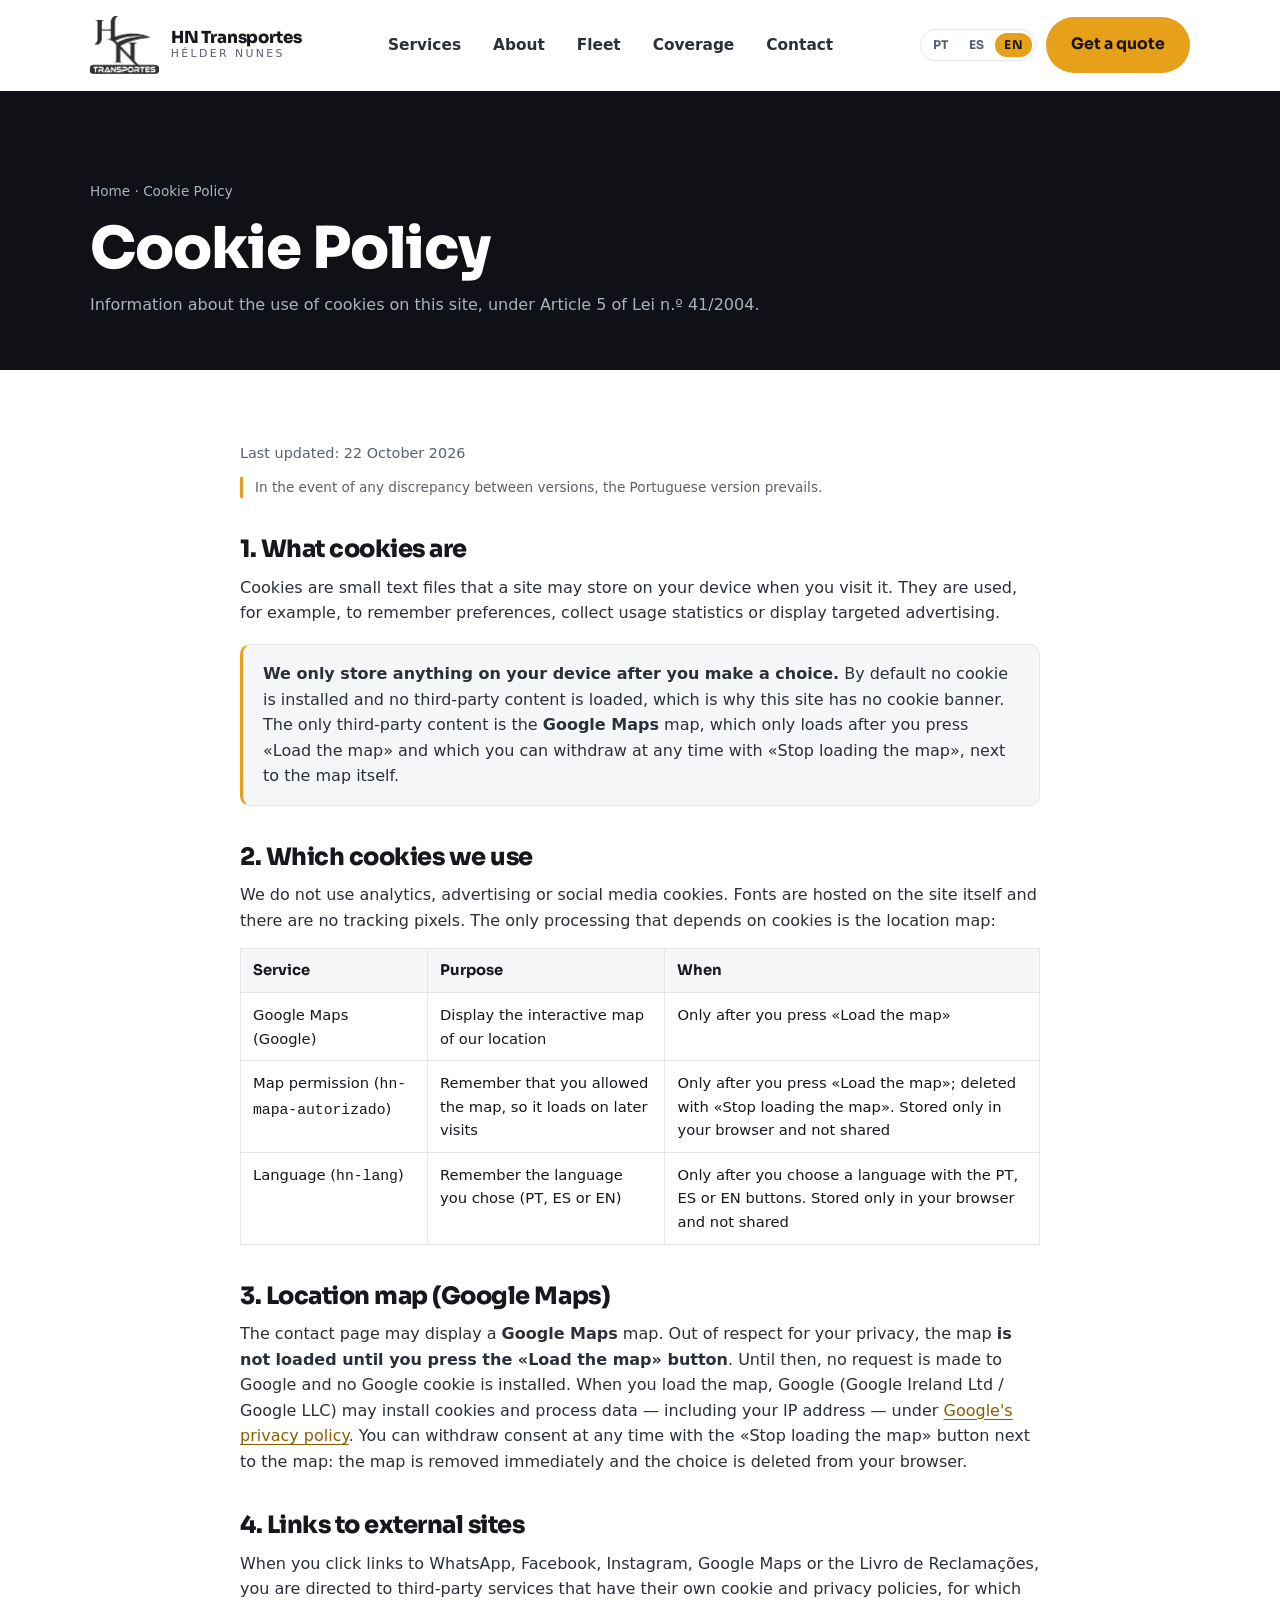
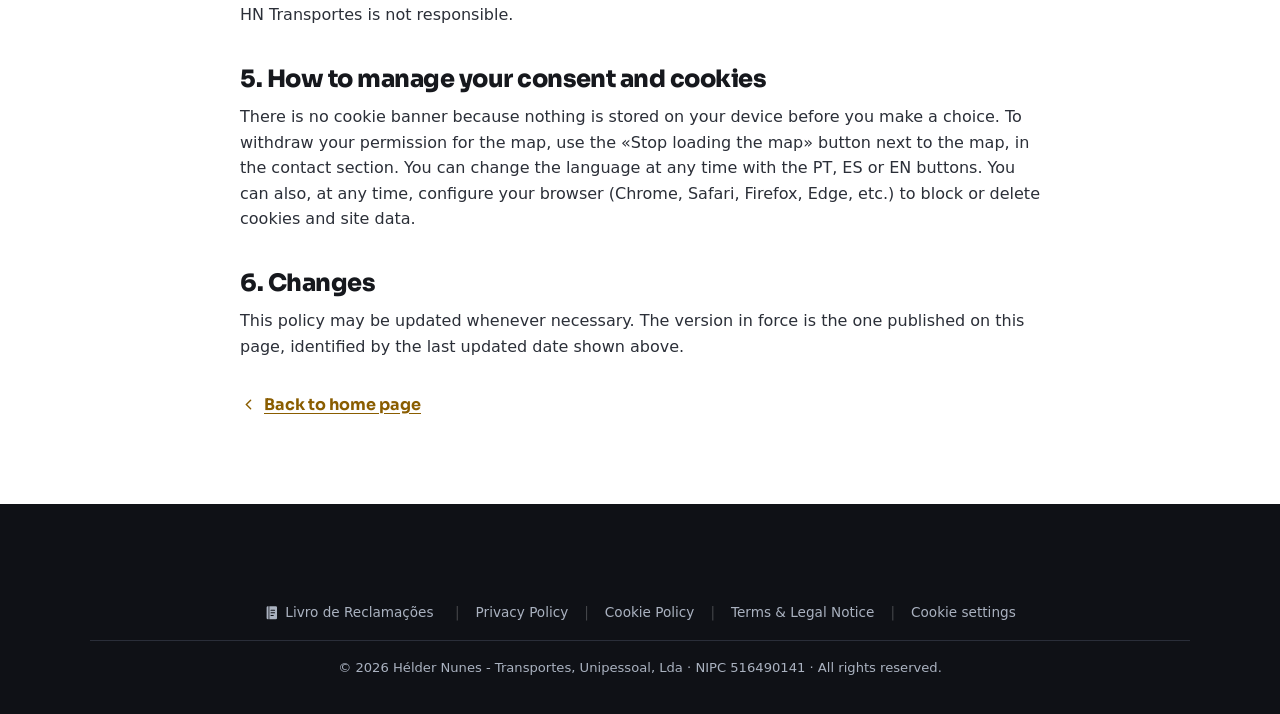
<file: cookies.html>
<!DOCTYPE html>
<html lang="pt-PT">
<head>
  <meta charset="UTF-8" />
  <meta name="viewport" content="width=device-width, initial-scale=1" />
  <script>
    (function () {
      try {
        var k = "hn-lang", s = null, sup = ["pt", "es", "en"];
        try { s = localStorage.getItem(k); } catch (e) {}
        var l = (s && sup.indexOf(s) > -1) ? s : (navigator.language || "pt").slice(0, 2).toLowerCase();
        if (sup.indexOf(l) < 0) l = "pt";
        document.documentElement.lang = { pt: "pt-PT", es: "es-ES", en: "en-US" }[l];
        if (l !== "pt") {
          var d = document.documentElement;
          d.className += (d.className ? " " : "") + "i18n-pending";
          setTimeout(function () { d.classList.remove("i18n-pending"); }, 1200);
        }
      } catch (e) {}
    })();
  </script>
  <title data-i18n="ck.metaTitle">Política de Cookies | HN Transportes</title>
  <meta name="description" data-i18n-content="ck.metaDesc" content="Política de Cookies da HN Transportes. Por defeito não são instalados cookies; o único cookie não essencial (Google Maps) só é carregado com o seu consentimento." />
  <meta name="robots" content="all" />
  <meta name="theme-color" content="#0f1116" />
  <link rel="canonical" href="https://hntransportes.pt/cookies.html" />
  <link rel="icon" href="favicon.ico" sizes="any" />
  <link rel="icon" type="image/png" sizes="32x32" href="assets/favicon/favicon-32.png" />
  <link rel="apple-touch-icon" href="assets/favicon/apple-touch-icon.png" />
  <link rel="manifest" href="site.webmanifest" />
  <link rel="stylesheet" href="assets/css/styles.css?v=30" />
  <!-- legal-comum:livro-css v1.1.0 -->
  <style>
  .lr-botao{display:inline-flex;align-items:center;gap:.5em;min-height:44px;min-width:44px;padding:.5em 1em;border:1px solid transparent;border-radius:.5em;background:#af272f;color:#ffffff;font-family:inherit;font-size:max(14px,.95rem);font-weight:600;line-height:1.2;text-decoration:none;white-space:nowrap;cursor:pointer}
  .lr-botao:hover,.lr-botao:focus-visible{text-decoration:underline;text-underline-offset:.15em}
  .lr-botao:focus-visible{outline:3px solid currentColor;outline-offset:3px}
  .lr-botao svg{width:1.5em;height:1.5em;flex:none}
  .lr-botao--vermelho{background:#af272f;color:#ffffff;border-color:transparent}
  .lr-botao--azul{background:#005a9c;color:#ffffff;border-color:transparent}
  .lr-botao--preto{background:#111111;color:#ffffff;border-color:transparent}
  .lr-botao--branco{background:#ffffff;color:#111111;border-color:#111111}
  .lr-discreto{display:inline-flex;align-items:center;gap:.4em;min-height:24px;color:inherit;font:inherit;text-decoration:none;white-space:nowrap}
  .lr-discreto:hover,.lr-discreto:focus-visible{text-decoration:underline;text-underline-offset:.15em}
  .lr-discreto:focus-visible{outline:2px solid currentColor;outline-offset:2px}
  .lr-discreto svg{width:1.15em;height:1.15em;flex:none}
  .lr-texto{font-weight:700;color:inherit;text-decoration:underline;text-underline-offset:.15em}
  .lr-texto svg{width:1.2em;height:1.2em;vertical-align:-.2em;margin-right:.3em}
  .lr-sr{position:absolute;width:1px;height:1px;margin:-1px;padding:0;overflow:hidden;clip:rect(0 0 0 0);white-space:nowrap;border:0}
  </style>
  <!-- /legal-comum:livro-css -->
</head>
<body>
  <a class="skip" href="#main" data-i18n="a11y.skip">Saltar para o conteúdo</a>

  <header class="header is-stuck" id="top">
    <div class="container header__inner">
      <a class="brand" href="index.html" aria-label="HN Transportes">
        <img src="assets/img/logo.png" alt="" width="555" height="468" />
        <span class="brand__txt"><strong>HN Transportes</strong><span>Hélder Nunes</span></span>
      </a>
      <nav class="nav" id="nav" data-i18n-aria="a11y.nav" aria-label="Navegação principal">
        <a href="index.html#servicos" data-i18n="nav.servicos">Serviços</a>
        <a href="index.html#sobre" data-i18n="nav.sobre">Sobre</a>
        <a href="index.html#frota" data-i18n="nav.frota">Frota</a>
        <a href="index.html#cobertura" data-i18n="nav.cobertura">Cobertura</a>
        <a href="index.html#contactos" data-i18n="nav.contactos">Contactos</a>
        <div class="langswitch langswitch--menu" role="group" data-i18n-aria="a11y.langs" aria-label="Idioma">
          <button type="button" data-lang="pt">PT</button>
          <button type="button" data-lang="es">ES</button>
          <button type="button" data-lang="en">EN</button>
        </div>
      </nav>
      <div class="header__actions">
        <div class="langswitch" role="group" data-i18n-aria="a11y.langs" aria-label="Idioma">
          <button type="button" data-lang="pt" aria-pressed="true">PT</button>
          <button type="button" data-lang="es" aria-pressed="false">ES</button>
          <button type="button" data-lang="en" aria-pressed="false">EN</button>
        </div>
        <a class="btn btn--accent" href="index.html#contactos" data-i18n="cta.quote">Pedir orçamento</a>
        <button class="navtoggle" id="navtoggle" aria-label="Abrir menu" aria-expanded="false" aria-controls="nav"><span></span></button>
      </div>
    </div>
  </header>

  <main id="main">
    <section class="page-hero">
      <div class="container">
        <p class="crumbs"><a href="index.html" data-i18n="legal.home">Início</a> · <span data-i18n="ck.crumb">Política de Cookies</span></p>
        <h1 data-i18n="ck.h1">Política de Cookies</h1>
        <p data-i18n="ck.sub">Informação sobre a utilização de cookies neste sítio, nos termos do artigo 5.º da Lei n.º 41/2004.</p>
      </div>
    </section>

    <div class="container">
      <article class="prose">
        <p class="updated" data-i18n="ck.updated">Última atualização: 22 de outubro de 2026</p>
        <p class="legal-note" data-i18n="legal.prevail">Em caso de divergência entre versões, prevalece a versão em português.</p>

        <h2 data-i18n="ck.s1h">1. O que são cookies</h2>
        <p data-i18n="ck.s1p">Os cookies são pequenos ficheiros de texto que um sítio pode guardar no seu dispositivo quando o visita. Servem, por exemplo, para recordar preferências, recolher estatísticas de utilização ou apresentar publicidade direcionada.</p>

        <div class="callout">
          <p style="margin:0" data-i18n="ck.callout"><strong>Só gravamos alguma coisa no seu aparelho depois de uma escolha sua.</strong> Por defeito, não é instalado qualquer cookie e nenhum conteúdo de terceiros é carregado, por isso este sítio não tem aviso de cookies. O único conteúdo de terceiros é o mapa do <strong>Google Maps</strong>, que só é carregado depois de carregar em «Carregar o mapa» e que pode retirar a qualquer momento em «Deixar de carregar o mapa», junto ao próprio mapa.</p>
        </div>

        <h2 data-i18n="ck.s2h">2. Que cookies utilizamos</h2>
        <p data-i18n="ck.s2p">Não usamos cookies de análise (analytics), de publicidade nem de redes sociais. As tipografias são alojadas no próprio sítio e não existem píxeis de rastreamento. O único tratamento que depende de cookies é o mapa de localização:</p>
        <table data-i18n="ck.s2table"><thead><tr><th>Serviço</th><th>Finalidade</th><th>Quando</th></tr></thead><tbody><tr><td>Google Maps (Google)</td><td>Apresentar o mapa interativo da nossa localização</td><td>Só depois de carregar em «Carregar o mapa»</td></tr><tr><td>Autorização do mapa (<code>hn-mapa-autorizado</code>)</td><td>Recordar que autorizou o mapa, para o carregar nas visitas seguintes</td><td>Só depois de carregar em «Carregar o mapa»; é apagada com «Deixar de carregar o mapa». Fica apenas no seu navegador e não é partilhada</td></tr><tr><td>Língua (<code>hn-lang</code>)</td><td>Recordar a língua que escolheu (PT, ES ou EN)</td><td>Só depois de escolher uma língua nos botões PT, ES ou EN. Fica apenas no seu navegador e não é partilhada</td></tr></tbody></table>

        <h2 data-i18n="ck.s3h">3. Mapa de localização (Google Maps)</h2>
        <p data-i18n="ck.s3p">A página de contactos pode apresentar um mapa do <strong>Google Maps</strong>. Por respeito pela sua privacidade, o mapa <strong>não é carregado até carregar no botão «Carregar o mapa»</strong>. Até lá, não é feito nenhum pedido à Google nem instalado nenhum cookie do Google. Ao carregar o mapa, o Google (Google Ireland Ltd / Google LLC) pode instalar cookies e tratar dados — incluindo o seu endereço IP — nos termos da <a href="https://policies.google.com/privacy" target="_blank" rel="noopener">política de privacidade do Google</a>. Pode retirar o consentimento a qualquer momento com o botão «Deixar de carregar o mapa», junto ao mapa: o mapa é removido na hora e a escolha é apagada do seu navegador.</p>

        <h2 data-i18n="ck.s4h">4. Ligações para sítios externos</h2>
        <p data-i18n="ck.s4p">Quando clica em ligações para o WhatsApp, Facebook, Instagram, Google Maps ou para o Livro de Reclamações, é encaminhado para serviços de terceiros que têm as suas próprias políticas de cookies e de privacidade, pelas quais a HN Transportes não é responsável.</p>

        <h2 id="definicoes" data-i18n="ck.s5h">5. Como gerir o seu consentimento e os cookies</h2>
        <p data-i18n="ck.s5p">Não há aviso de cookies porque nada é gravado no seu aparelho antes de uma escolha sua. Para retirar a autorização do mapa, use o botão «Deixar de carregar o mapa», junto ao mapa, na secção de contactos. A língua pode ser mudada a qualquer momento nos botões PT, ES ou EN. Pode também, a qualquer momento, configurar o seu navegador (Chrome, Safari, Firefox, Edge, etc.) para bloquear ou eliminar cookies e dados de sítios.</p>

        <h2 data-i18n="ck.s6h">6. Alterações</h2>
        <p data-i18n="ck.s6p">Esta política pode ser atualizada sempre que necessário. A versão em vigor é a publicada nesta página, identificada pela data de última atualização indicada acima.</p>

        <p style="margin-top:32px"><a class="linkarrow" href="index.html"><svg viewBox="0 0 24 24" fill="none" stroke="currentColor" stroke-width="2" stroke-linecap="round" aria-hidden="true"><path d="m15 18-6-6 6-6"/></svg> <span data-i18n="legal.back">Voltar à página inicial</span></a></p>
      </article>
    </div>
  </main>

  <footer class="footer">
    <div class="container">
      <div class="footer__bottom">
        <nav class="footer__links" aria-label="Ligações legais">
          <!-- legal-comum:livro v1.1.0 -->
          <a class="lr-discreto" href="https://www.livroreclamacoes.pt/inicio" target="_blank" rel="noopener" lang="pt"><svg class="lr-icone" xmlns="http://www.w3.org/2000/svg" viewBox="0 0 24 24" width="24" height="24" aria-hidden="true" focusable="false" fill="currentColor"><path fill-rule="evenodd" d="M6 2h12a2 2 0 0 1 2 2v16a2 2 0 0 1-2 2H6a2 2 0 0 1-2-2V4a2 2 0 0 1 2-2Zm1 0v20h1.2V2H7Zm3.8 5.2h5.4a.8.8 0 0 1 0 1.6h-5.4a.8.8 0 0 1 0-1.6Zm0 4h5.4a.8.8 0 0 1 0 1.6h-5.4a.8.8 0 0 1 0-1.6Zm0 4h3.4a.8.8 0 0 1 0 1.6h-3.4a.8.8 0 0 1 0-1.6Z"/></svg><span>Livro de Reclamações</span><span class="lr-sr" data-i18n="livro.sr"> (abre numa nova janela)</span></a>
          <!-- /legal-comum:livro -->
          <a href="privacidade.html" data-i18n="footer.priv">Política de Privacidade</a>
          <a href="cookies.html" data-i18n="footer.cookies">Política de Cookies</a>
          <a href="termos.html" data-i18n="footer.termos">Termos e Aviso Legal</a>
          <a href="cookies.html#definicoes" data-i18n="footer.cookieset">Definições de cookies</a>
        </nav>
        <hr class="footer__rule" />
        <span class="copy">© <span id="year">2026</span> Hélder Nunes - Transportes, Unipessoal, Lda · NIPC 516490141 · <span data-i18n="footer.rights">Todos os direitos reservados.</span></span>
      </div>
    </div>
  </footer>


  <script src="assets/js/i18n.js?v=2" defer></script>
  <script src="assets/js/main.js?v=7" defer></script>
</body>
</html>
</file>
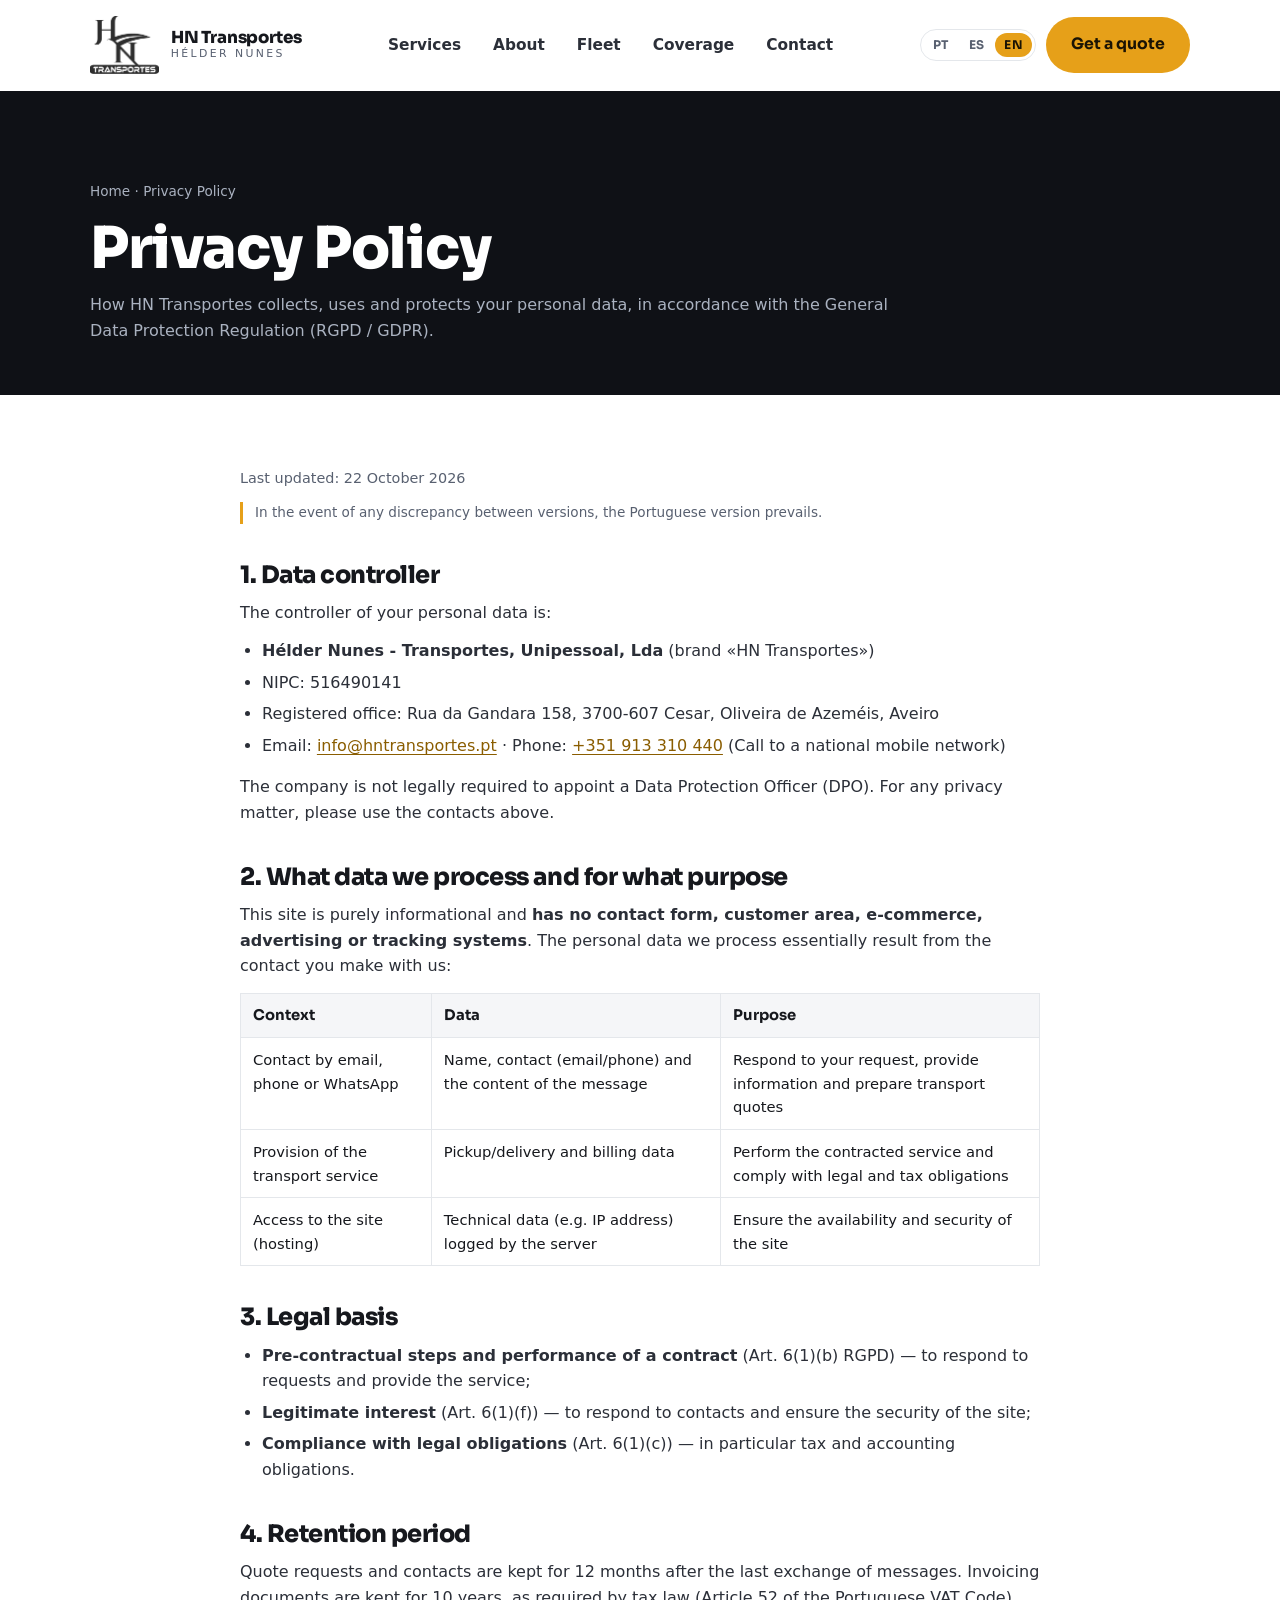
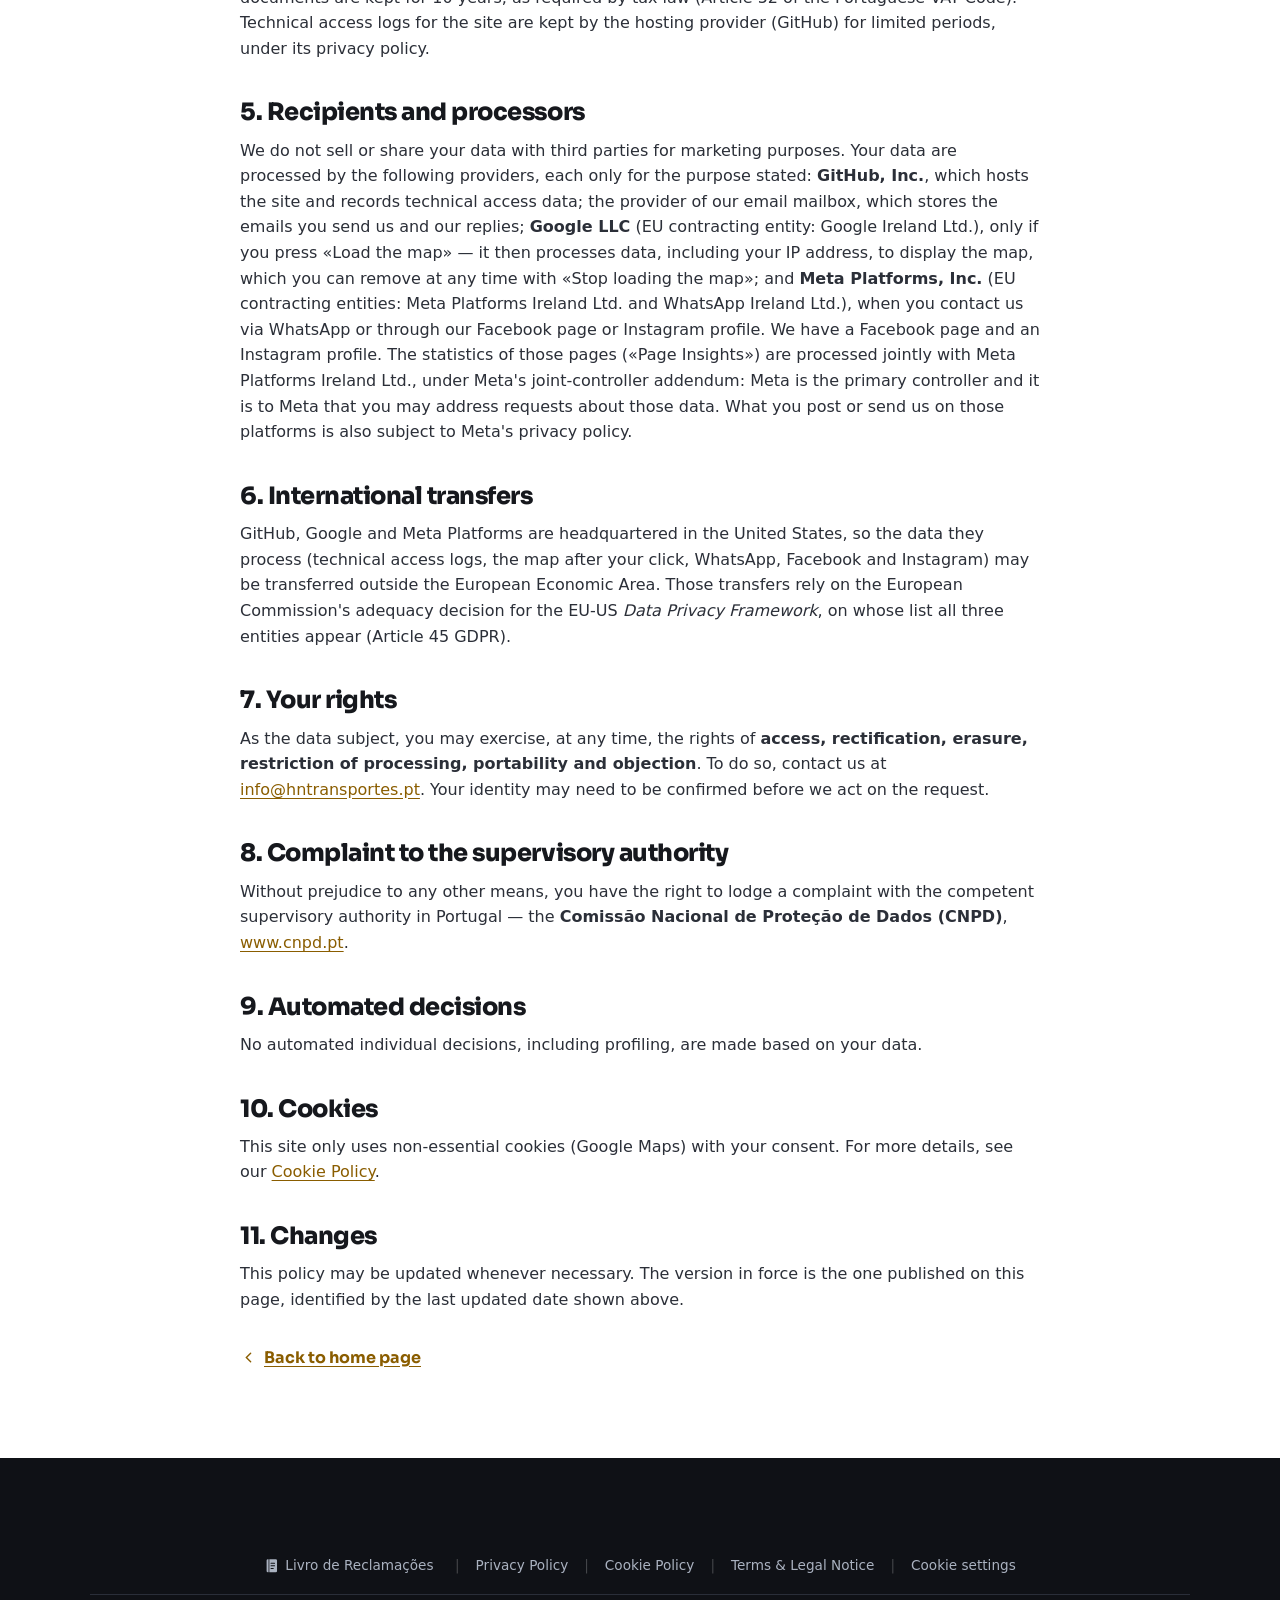
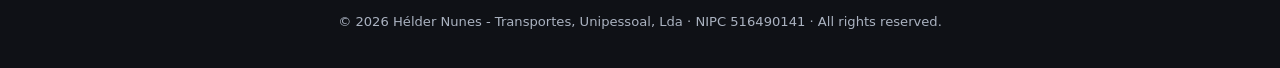
<file: privacidade.html>
<!DOCTYPE html>
<html lang="pt-PT">
<head>
  <meta charset="UTF-8" />
  <meta name="viewport" content="width=device-width, initial-scale=1" />
  <script>
    (function () {
      try {
        var k = "hn-lang", s = null, sup = ["pt", "es", "en"];
        try { s = localStorage.getItem(k); } catch (e) {}
        var l = (s && sup.indexOf(s) > -1) ? s : (navigator.language || "pt").slice(0, 2).toLowerCase();
        if (sup.indexOf(l) < 0) l = "pt";
        document.documentElement.lang = { pt: "pt-PT", es: "es-ES", en: "en-US" }[l];
        if (l !== "pt") {
          var d = document.documentElement;
          d.className += (d.className ? " " : "") + "i18n-pending";
          setTimeout(function () { d.classList.remove("i18n-pending"); }, 1200);
        }
      } catch (e) {}
    })();
  </script>
  <title data-i18n="pp.metaTitle">Política de Privacidade | HN Transportes</title>
  <meta name="description" data-i18n-content="pp.metaDesc" content="Política de Privacidade da Hélder Nunes - Transportes, Unipessoal, Lda (HN Transportes), nos termos do RGPD." />
  <meta name="robots" content="all" />
  <meta name="theme-color" content="#0f1116" />
  <link rel="canonical" href="https://hntransportes.pt/privacidade.html" />
  <link rel="icon" href="favicon.ico" sizes="any" />
  <link rel="icon" type="image/png" sizes="32x32" href="assets/favicon/favicon-32.png" />
  <link rel="apple-touch-icon" href="assets/favicon/apple-touch-icon.png" />
  <link rel="manifest" href="site.webmanifest" />
  <link rel="stylesheet" href="assets/css/styles.css?v=30" />
  <!-- legal-comum:livro-css v1.1.0 -->
  <style>
  .lr-botao{display:inline-flex;align-items:center;gap:.5em;min-height:44px;min-width:44px;padding:.5em 1em;border:1px solid transparent;border-radius:.5em;background:#af272f;color:#ffffff;font-family:inherit;font-size:max(14px,.95rem);font-weight:600;line-height:1.2;text-decoration:none;white-space:nowrap;cursor:pointer}
  .lr-botao:hover,.lr-botao:focus-visible{text-decoration:underline;text-underline-offset:.15em}
  .lr-botao:focus-visible{outline:3px solid currentColor;outline-offset:3px}
  .lr-botao svg{width:1.5em;height:1.5em;flex:none}
  .lr-botao--vermelho{background:#af272f;color:#ffffff;border-color:transparent}
  .lr-botao--azul{background:#005a9c;color:#ffffff;border-color:transparent}
  .lr-botao--preto{background:#111111;color:#ffffff;border-color:transparent}
  .lr-botao--branco{background:#ffffff;color:#111111;border-color:#111111}
  .lr-discreto{display:inline-flex;align-items:center;gap:.4em;min-height:24px;color:inherit;font:inherit;text-decoration:none;white-space:nowrap}
  .lr-discreto:hover,.lr-discreto:focus-visible{text-decoration:underline;text-underline-offset:.15em}
  .lr-discreto:focus-visible{outline:2px solid currentColor;outline-offset:2px}
  .lr-discreto svg{width:1.15em;height:1.15em;flex:none}
  .lr-texto{font-weight:700;color:inherit;text-decoration:underline;text-underline-offset:.15em}
  .lr-texto svg{width:1.2em;height:1.2em;vertical-align:-.2em;margin-right:.3em}
  .lr-sr{position:absolute;width:1px;height:1px;margin:-1px;padding:0;overflow:hidden;clip:rect(0 0 0 0);white-space:nowrap;border:0}
  </style>
  <!-- /legal-comum:livro-css -->
</head>
<body>
  <a class="skip" href="#main" data-i18n="a11y.skip">Saltar para o conteúdo</a>

  <header class="header is-stuck" id="top">
    <div class="container header__inner">
      <a class="brand" href="index.html" aria-label="HN Transportes">
        <img src="assets/img/logo.png" alt="" width="555" height="468" />
        <span class="brand__txt"><strong>HN Transportes</strong><span>Hélder Nunes</span></span>
      </a>
      <nav class="nav" id="nav" data-i18n-aria="a11y.nav" aria-label="Navegação principal">
        <a href="index.html#servicos" data-i18n="nav.servicos">Serviços</a>
        <a href="index.html#sobre" data-i18n="nav.sobre">Sobre</a>
        <a href="index.html#frota" data-i18n="nav.frota">Frota</a>
        <a href="index.html#cobertura" data-i18n="nav.cobertura">Cobertura</a>
        <a href="index.html#contactos" data-i18n="nav.contactos">Contactos</a>
        <div class="langswitch langswitch--menu" role="group" data-i18n-aria="a11y.langs" aria-label="Idioma">
          <button type="button" data-lang="pt">PT</button>
          <button type="button" data-lang="es">ES</button>
          <button type="button" data-lang="en">EN</button>
        </div>
      </nav>
      <div class="header__actions">
        <div class="langswitch" role="group" data-i18n-aria="a11y.langs" aria-label="Idioma">
          <button type="button" data-lang="pt" aria-pressed="true">PT</button>
          <button type="button" data-lang="es" aria-pressed="false">ES</button>
          <button type="button" data-lang="en" aria-pressed="false">EN</button>
        </div>
        <a class="btn btn--accent" href="index.html#contactos" data-i18n="cta.quote">Pedir orçamento</a>
        <button class="navtoggle" id="navtoggle" aria-label="Abrir menu" aria-expanded="false" aria-controls="nav"><span></span></button>
      </div>
    </div>
  </header>

  <main id="main">
    <section class="page-hero">
      <div class="container">
        <p class="crumbs"><a href="index.html" data-i18n="legal.home">Início</a> · <span data-i18n="pp.crumb">Política de Privacidade</span></p>
        <h1 data-i18n="pp.h1">Política de Privacidade</h1>
        <p data-i18n="pp.sub">Como a HN Transportes recolhe, utiliza e protege os seus dados pessoais, em conformidade com o Regulamento Geral sobre a Proteção de Dados (RGPD).</p>
      </div>
    </section>

    <div class="container">
      <article class="prose">
        <p class="updated" data-i18n="pp.updated">Última atualização: 22 de outubro de 2026</p>
        <p class="legal-note" data-i18n="legal.prevail">Em caso de divergência entre versões, prevalece a versão em português.</p>

        <h2 data-i18n="pp.s1h">1. Responsável pelo tratamento</h2>
        <p data-i18n="pp.s1p1">O responsável pelo tratamento dos dados pessoais é:</p>
        <ul data-i18n="pp.s1list">
          <li><strong>Hélder Nunes - Transportes, Unipessoal, Lda</strong> (marca «HN Transportes»)</li>
          <li>NIPC: 516490141</li>
          <li>Sede: Rua da Gandara 158, 3700-607 Cesar, Oliveira de Azeméis, Aveiro</li>
          <li>Email: <a href="mailto:info@hntransportes.pt">info@hntransportes.pt</a> · Telefone: <a href="tel:+351913310440">+351 913 310 440</a> (Chamada para a rede móvel nacional)</li>
        </ul>
        <p data-i18n="pp.s1p2">A empresa não está legalmente obrigada a designar um Encarregado de Proteção de Dados (DPO). Para qualquer questão sobre privacidade, utilize os contactos acima.</p>

        <h2 data-i18n="pp.s2h">2. Que dados tratamos e com que finalidade</h2>
        <p data-i18n="pp.s2p">Este sítio é meramente informativo e <strong>não dispõe de formulário de contacto, nem de área de cliente, comércio eletrónico, publicidade ou sistemas de rastreamento</strong>. Os dados pessoais que tratamos resultam, essencialmente, do contacto que estabelece connosco:</p>
        <table data-i18n="pp.s2table">
          <thead><tr><th>Contexto</th><th>Dados</th><th>Finalidade</th></tr></thead>
          <tbody>
            <tr><td>Contacto por email, telefone ou WhatsApp</td><td>Nome, contacto (email/telefone) e o conteúdo da mensagem</td><td>Responder ao seu pedido, prestar informações e elaborar orçamentos de transporte</td></tr>
            <tr><td>Prestação do serviço de transporte</td><td>Dados de recolha/entrega e de faturação</td><td>Executar o serviço contratado e cumprir obrigações legais e fiscais</td></tr>
            <tr><td>Acesso ao sítio (alojamento)</td><td>Dados técnicos (ex.: endereço IP) registados pelo servidor</td><td>Garantir a disponibilidade e a segurança do sítio</td></tr>
          </tbody>
        </table>

        <h2 data-i18n="pp.s3h">3. Fundamento jurídico</h2>
        <ul data-i18n="pp.s3list">
          <li><strong>Diligências pré-contratuais e execução de contrato</strong> (art. 6.º, n.º 1, al. b) do RGPD) — para responder a pedidos e prestar o serviço;</li>
          <li><strong>Interesse legítimo</strong> (art. 6.º, n.º 1, al. f) — para responder a contactos e assegurar a segurança do sítio;</li>
          <li><strong>Cumprimento de obrigações legais</strong> (art. 6.º, n.º 1, al. c) — designadamente obrigações fiscais e contabilísticas.</li>
        </ul>

        <h2 data-i18n="pp.s4h">4. Prazo de conservação</h2>
        <p data-i18n="pp.s4p">Os pedidos de orçamento e os contactos são conservados durante 12 meses após a última troca de mensagens. Os documentos de facturação são conservados durante 10 anos, por obrigação fiscal (art. 52.º do Código do IVA). Os registos técnicos de acesso ao sítio são conservados pelo prestador de alojamento (GitHub) por períodos limitados, nos termos da sua política de privacidade.</p>

        <h2 data-i18n="pp.s5h">5. Destinatários e subcontratantes</h2>
        <p data-i18n="pp.s5p">Não vendemos nem cedemos os seus dados a terceiros para fins de marketing. Os dados são tratados pelos prestadores seguintes, cada um só para a finalidade indicada: a <strong>GitHub, Inc.</strong>, que aloja o sítio e regista os dados técnicos de acesso; o fornecedor da nossa caixa de correio electrónico, que guarda os emails que nos envia e as nossas respostas; a <strong>Google LLC</strong> (contraente na UE: Google Ireland Ltd.), só se carregar em «Carregar o mapa» — passa então a tratar dados, incluindo o seu endereço IP, para apresentar o mapa, que pode retirar a qualquer momento em «Deixar de carregar o mapa»; e a <strong>Meta Platforms, Inc.</strong> (contraentes na UE: Meta Platforms Ireland Ltd. e WhatsApp Ireland Ltd.), quando nos contacta pelo WhatsApp ou através da nossa página no Facebook ou do nosso perfil no Instagram. Temos página no Facebook e perfil no Instagram. As estatísticas dessas páginas («Page Insights») são tratadas em co-responsabilidade com a Meta Platforms Ireland Ltd., nos termos da adenda de co-responsabilidade da Meta: a Meta é a principal responsável e é a ela que pode dirigir os pedidos sobre esses dados. O que publica ou nos envia nessas plataformas segue também a política de privacidade da Meta.</p>

        <h2 data-i18n="pp.s6h">6. Transferências internacionais</h2>
        <p data-i18n="pp.s6p">A GitHub, a Google e a Meta Platforms têm sede nos Estados Unidos, pelo que os dados que tratam (os registos técnicos de acesso, o mapa depois do seu clique, o WhatsApp, o Facebook e o Instagram) podem ser transferidos para fora do Espaço Económico Europeu. Essas transferências assentam na decisão de adequação da Comissão Europeia para o <em>Data Privacy Framework</em> UE-EUA, de cuja lista as três entidades constam (art. 45.º do RGPD).</p>

        <h2 data-i18n="pp.s7h">7. Os seus direitos</h2>
        <p data-i18n="pp.s7p">Enquanto titular dos dados, pode exercer, a qualquer momento, os direitos de <strong>acesso, retificação, apagamento, limitação do tratamento, portabilidade e oposição</strong>. Para o efeito, contacte-nos através de <a href="mailto:info@hntransportes.pt">info@hntransportes.pt</a>. A sua identidade poderá ter de ser confirmada antes de darmos seguimento ao pedido.</p>

        <h2 data-i18n="pp.s8h">8. Reclamação à autoridade de controlo</h2>
        <p data-i18n="pp.s8p">Sem prejuízo de outra via, tem o direito de apresentar reclamação à autoridade de controlo competente em Portugal — a <strong>Comissão Nacional de Proteção de Dados (CNPD)</strong>, <a href="https://www.cnpd.pt" target="_blank" rel="noopener">www.cnpd.pt</a>.</p>

        <h2 data-i18n="pp.s9h">9. Decisões automatizadas</h2>
        <p data-i18n="pp.s9p">Não são tomadas decisões individuais automatizadas, incluindo a definição de perfis, com base nos seus dados.</p>

        <h2 data-i18n="pp.s10h">10. Cookies</h2>
        <p data-i18n="pp.s10p">Este sítio só utiliza cookies não essenciais (Google Maps) com o seu consentimento. Para mais detalhes, consulte a nossa <a href="cookies.html">Política de Cookies</a>.</p>

        <h2 data-i18n="pp.s11h">11. Alterações</h2>
        <p data-i18n="pp.s11p">Esta política pode ser atualizada sempre que necessário. A versão em vigor é a publicada nesta página, identificada pela data de última atualização indicada acima.</p>

        <p style="margin-top:32px"><a class="linkarrow" href="index.html"><svg viewBox="0 0 24 24" fill="none" stroke="currentColor" stroke-width="2" stroke-linecap="round" aria-hidden="true"><path d="m15 18-6-6 6-6"/></svg> <span data-i18n="legal.back">Voltar à página inicial</span></a></p>
      </article>
    </div>
  </main>

  <footer class="footer">
    <div class="container">
      <div class="footer__bottom">
        <nav class="footer__links" aria-label="Ligações legais">
          <!-- legal-comum:livro v1.1.0 -->
          <a class="lr-discreto" href="https://www.livroreclamacoes.pt/inicio" target="_blank" rel="noopener" lang="pt"><svg class="lr-icone" xmlns="http://www.w3.org/2000/svg" viewBox="0 0 24 24" width="24" height="24" aria-hidden="true" focusable="false" fill="currentColor"><path fill-rule="evenodd" d="M6 2h12a2 2 0 0 1 2 2v16a2 2 0 0 1-2 2H6a2 2 0 0 1-2-2V4a2 2 0 0 1 2-2Zm1 0v20h1.2V2H7Zm3.8 5.2h5.4a.8.8 0 0 1 0 1.6h-5.4a.8.8 0 0 1 0-1.6Zm0 4h5.4a.8.8 0 0 1 0 1.6h-5.4a.8.8 0 0 1 0-1.6Zm0 4h3.4a.8.8 0 0 1 0 1.6h-3.4a.8.8 0 0 1 0-1.6Z"/></svg><span>Livro de Reclamações</span><span class="lr-sr" data-i18n="livro.sr"> (abre numa nova janela)</span></a>
          <!-- /legal-comum:livro -->
          <a href="privacidade.html" data-i18n="footer.priv">Política de Privacidade</a>
          <a href="cookies.html" data-i18n="footer.cookies">Política de Cookies</a>
          <a href="termos.html" data-i18n="footer.termos">Termos e Aviso Legal</a>
          <a href="cookies.html#definicoes" data-i18n="footer.cookieset">Definições de cookies</a>
        </nav>
        <hr class="footer__rule" />
        <span class="copy">© <span id="year">2026</span> Hélder Nunes - Transportes, Unipessoal, Lda · NIPC 516490141 · <span data-i18n="footer.rights">Todos os direitos reservados.</span></span>
      </div>
    </div>
  </footer>


  <script src="assets/js/i18n.js?v=2" defer></script>
  <script src="assets/js/main.js?v=7" defer></script>
</body>
</html>
</file>
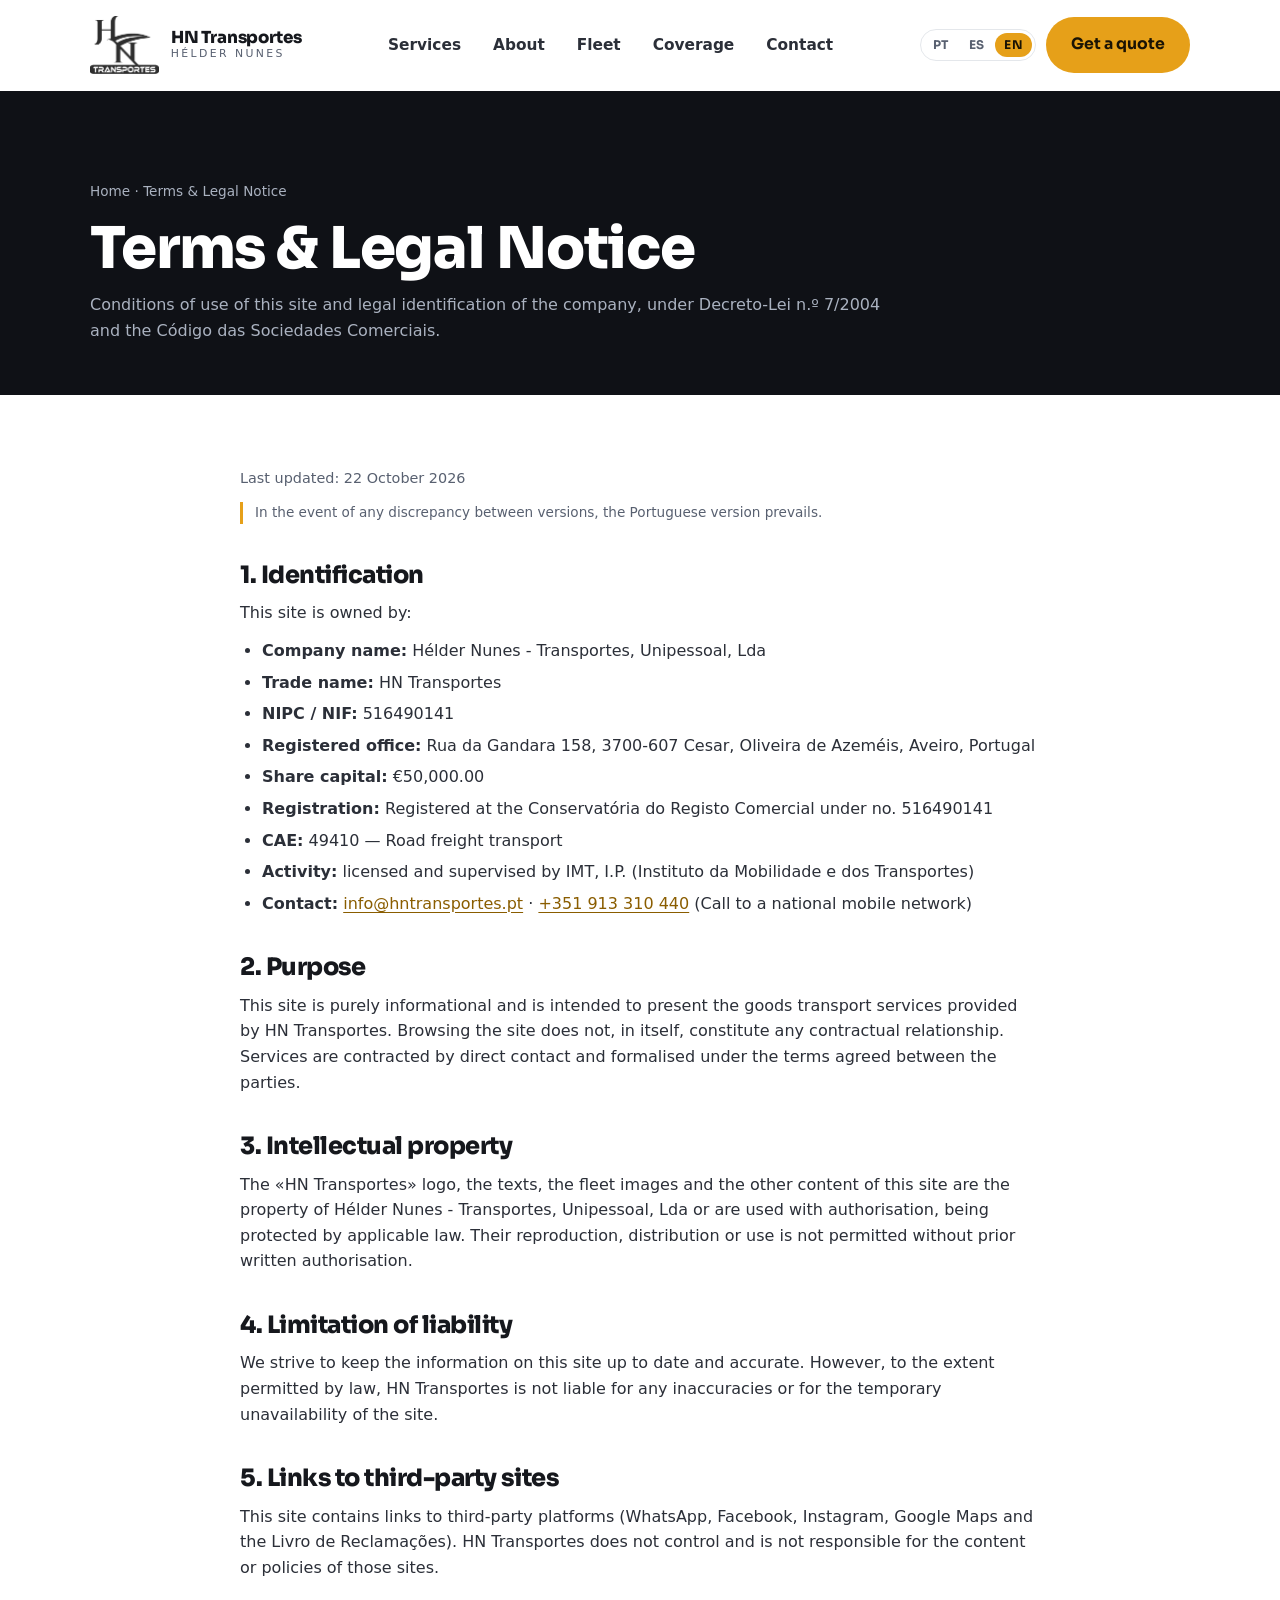
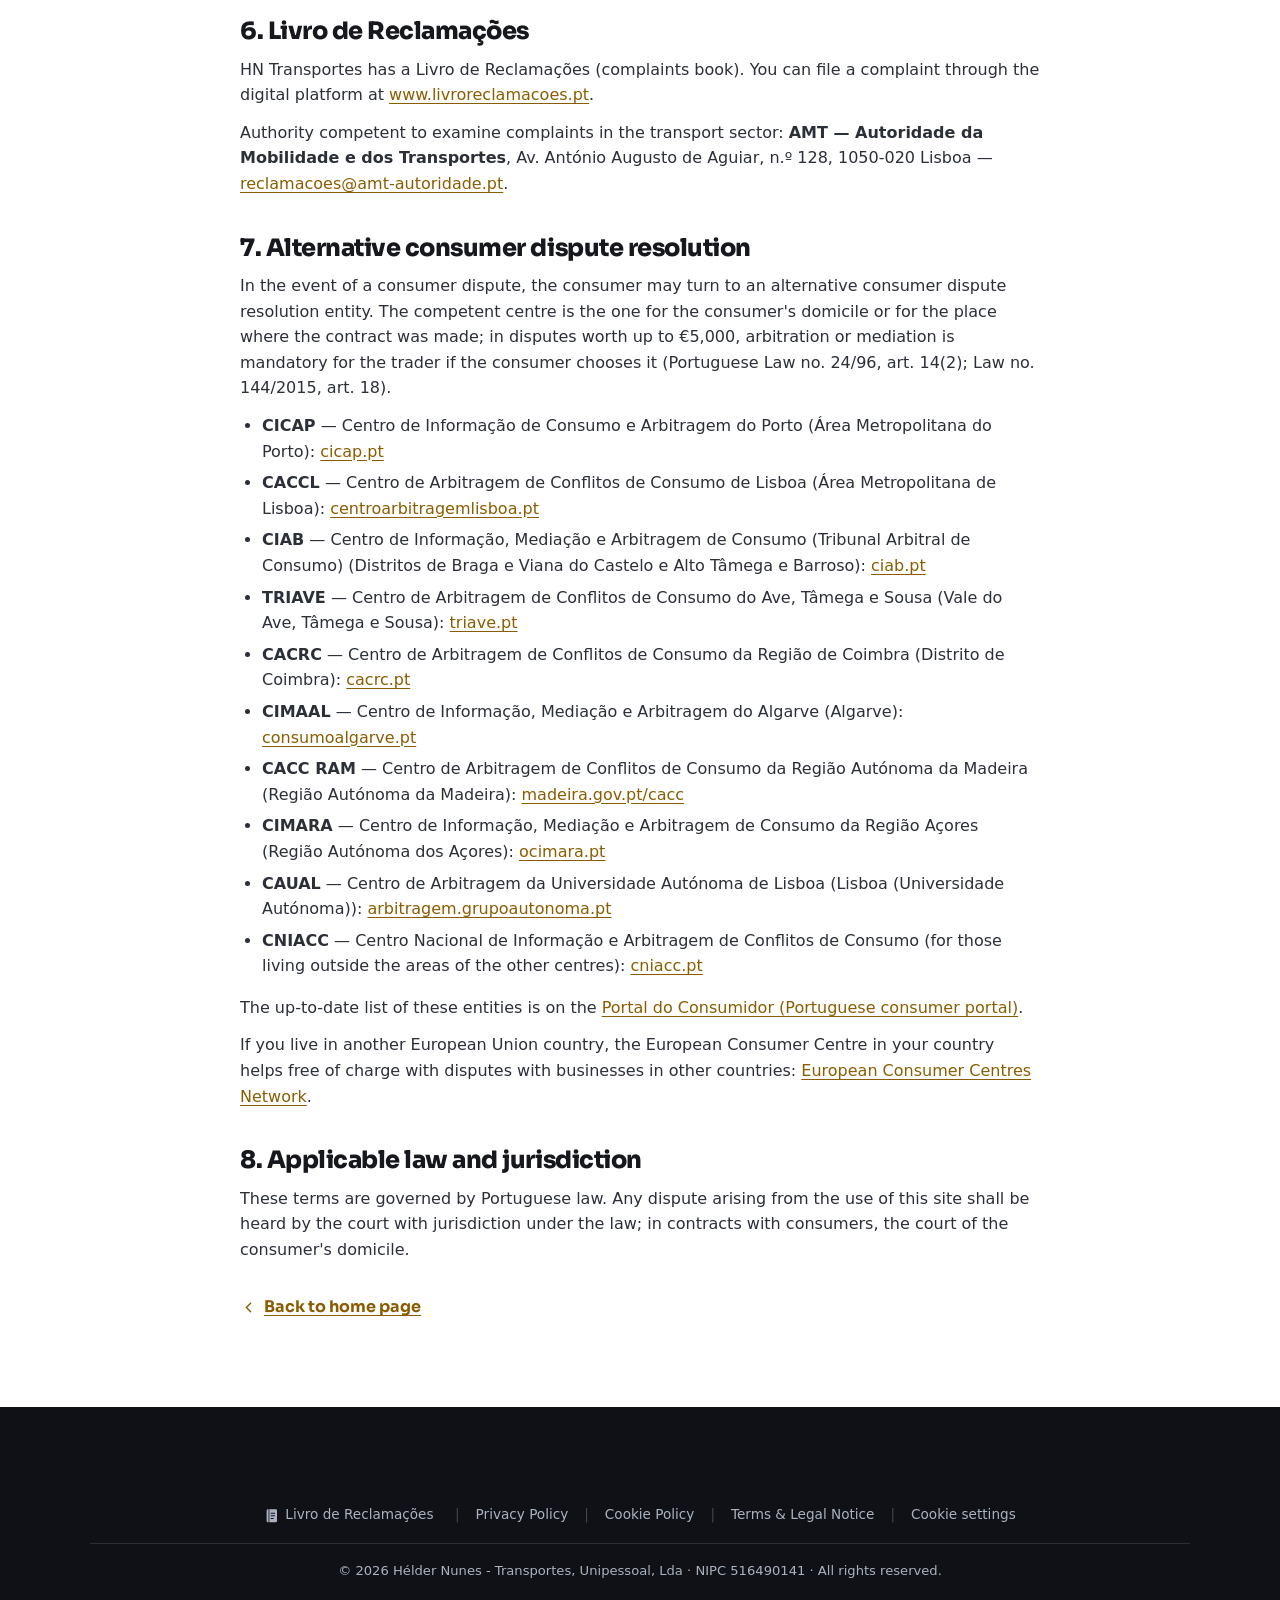
<file: termos.html>
<!DOCTYPE html>
<html lang="pt-PT">
<head>
  <meta charset="UTF-8" />
  <meta name="viewport" content="width=device-width, initial-scale=1" />
  <script>
    (function () {
      try {
        var k = "hn-lang", s = null, sup = ["pt", "es", "en"];
        try { s = localStorage.getItem(k); } catch (e) {}
        var l = (s && sup.indexOf(s) > -1) ? s : (navigator.language || "pt").slice(0, 2).toLowerCase();
        if (sup.indexOf(l) < 0) l = "pt";
        document.documentElement.lang = { pt: "pt-PT", es: "es-ES", en: "en-US" }[l];
        if (l !== "pt") {
          var d = document.documentElement;
          d.className += (d.className ? " " : "") + "i18n-pending";
          setTimeout(function () { d.classList.remove("i18n-pending"); }, 1200);
        }
      } catch (e) {}
    })();
  </script>
  <title data-i18n="tm.metaTitle">Termos e Aviso Legal | HN Transportes</title>
  <meta name="description" data-i18n-content="tm.metaDesc" content="Termos de utilização e aviso legal do sítio da HN Transportes — identificação da empresa, propriedade intelectual e resolução de litígios." />
  <meta name="robots" content="all" />
  <meta name="theme-color" content="#0f1116" />
  <link rel="canonical" href="https://hntransportes.pt/termos.html" />
  <link rel="icon" href="favicon.ico" sizes="any" />
  <link rel="icon" type="image/png" sizes="32x32" href="assets/favicon/favicon-32.png" />
  <link rel="apple-touch-icon" href="assets/favicon/apple-touch-icon.png" />
  <link rel="manifest" href="site.webmanifest" />
  <link rel="stylesheet" href="assets/css/styles.css?v=30" />
  <!-- legal-comum:livro-css v1.1.0 -->
  <style>
  .lr-botao{display:inline-flex;align-items:center;gap:.5em;min-height:44px;min-width:44px;padding:.5em 1em;border:1px solid transparent;border-radius:.5em;background:#af272f;color:#ffffff;font-family:inherit;font-size:max(14px,.95rem);font-weight:600;line-height:1.2;text-decoration:none;white-space:nowrap;cursor:pointer}
  .lr-botao:hover,.lr-botao:focus-visible{text-decoration:underline;text-underline-offset:.15em}
  .lr-botao:focus-visible{outline:3px solid currentColor;outline-offset:3px}
  .lr-botao svg{width:1.5em;height:1.5em;flex:none}
  .lr-botao--vermelho{background:#af272f;color:#ffffff;border-color:transparent}
  .lr-botao--azul{background:#005a9c;color:#ffffff;border-color:transparent}
  .lr-botao--preto{background:#111111;color:#ffffff;border-color:transparent}
  .lr-botao--branco{background:#ffffff;color:#111111;border-color:#111111}
  .lr-discreto{display:inline-flex;align-items:center;gap:.4em;min-height:24px;color:inherit;font:inherit;text-decoration:none;white-space:nowrap}
  .lr-discreto:hover,.lr-discreto:focus-visible{text-decoration:underline;text-underline-offset:.15em}
  .lr-discreto:focus-visible{outline:2px solid currentColor;outline-offset:2px}
  .lr-discreto svg{width:1.15em;height:1.15em;flex:none}
  .lr-texto{font-weight:700;color:inherit;text-decoration:underline;text-underline-offset:.15em}
  .lr-texto svg{width:1.2em;height:1.2em;vertical-align:-.2em;margin-right:.3em}
  .lr-sr{position:absolute;width:1px;height:1px;margin:-1px;padding:0;overflow:hidden;clip:rect(0 0 0 0);white-space:nowrap;border:0}
  </style>
  <!-- /legal-comum:livro-css -->
</head>
<body>
  <a class="skip" href="#main" data-i18n="a11y.skip">Saltar para o conteúdo</a>

  <header class="header is-stuck" id="top">
    <div class="container header__inner">
      <a class="brand" href="index.html" aria-label="HN Transportes">
        <img src="assets/img/logo.png" alt="" width="555" height="468" />
        <span class="brand__txt"><strong>HN Transportes</strong><span>Hélder Nunes</span></span>
      </a>
      <nav class="nav" id="nav" data-i18n-aria="a11y.nav" aria-label="Navegação principal">
        <a href="index.html#servicos" data-i18n="nav.servicos">Serviços</a>
        <a href="index.html#sobre" data-i18n="nav.sobre">Sobre</a>
        <a href="index.html#frota" data-i18n="nav.frota">Frota</a>
        <a href="index.html#cobertura" data-i18n="nav.cobertura">Cobertura</a>
        <a href="index.html#contactos" data-i18n="nav.contactos">Contactos</a>
        <div class="langswitch langswitch--menu" role="group" data-i18n-aria="a11y.langs" aria-label="Idioma">
          <button type="button" data-lang="pt">PT</button>
          <button type="button" data-lang="es">ES</button>
          <button type="button" data-lang="en">EN</button>
        </div>
      </nav>
      <div class="header__actions">
        <div class="langswitch" role="group" data-i18n-aria="a11y.langs" aria-label="Idioma">
          <button type="button" data-lang="pt" aria-pressed="true">PT</button>
          <button type="button" data-lang="es" aria-pressed="false">ES</button>
          <button type="button" data-lang="en" aria-pressed="false">EN</button>
        </div>
        <a class="btn btn--accent" href="index.html#contactos" data-i18n="cta.quote">Pedir orçamento</a>
        <button class="navtoggle" id="navtoggle" aria-label="Abrir menu" aria-expanded="false" aria-controls="nav"><span></span></button>
      </div>
    </div>
  </header>

  <main id="main">
    <section class="page-hero">
      <div class="container">
        <p class="crumbs"><a href="index.html" data-i18n="legal.home">Início</a> · <span data-i18n="tm.crumb">Termos e Aviso Legal</span></p>
        <h1 data-i18n="tm.h1">Termos e Aviso Legal</h1>
        <p data-i18n="tm.sub">Condições de utilização deste sítio e identificação legal da empresa, nos termos do Decreto-Lei n.º 7/2004 e do Código das Sociedades Comerciais.</p>
      </div>
    </section>

    <div class="container">
      <article class="prose">
        <p class="updated" data-i18n="tm.updated">Última atualização: 22 de outubro de 2026</p>
        <p class="legal-note" data-i18n="legal.prevail">Em caso de divergência entre versões, prevalece a versão em português.</p>

        <h2 data-i18n="tm.s1h">1. Identificação</h2>
        <p data-i18n="tm.s1p">O presente sítio é propriedade de:</p>
        <ul data-i18n="tm.s1list">
          <li><strong>Denominação social:</strong> Hélder Nunes - Transportes, Unipessoal, Lda</li>
          <li><strong>Marca comercial:</strong> HN Transportes</li>
          <li><strong>NIPC / NIF:</strong> 516490141</li>
          <li><strong>Sede:</strong> Rua da Gandara 158, 3700-607 Cesar, Oliveira de Azeméis, Aveiro, Portugal</li>
          <li><strong>Capital social:</strong> 50.000,00 €</li>
          <li><strong>Registo:</strong> Matriculada na Conservatória do Registo Comercial sob o n.º 516490141</li>
          <li><strong>CAE:</strong> 49410 — Transportes rodoviários de mercadorias</li>
          <li><strong>Atividade:</strong> licenciada e supervisionada pelo IMT, I.P. (Instituto da Mobilidade e dos Transportes)</li>
          <li><strong>Contactos:</strong> <a href="mailto:info@hntransportes.pt">info@hntransportes.pt</a> · <a href="tel:+351913310440">+351 913 310 440</a> (Chamada para a rede móvel nacional)</li>
        </ul>

        <h2 data-i18n="tm.s2h">2. Objeto</h2>
        <p data-i18n="tm.s2p">Este sítio tem natureza meramente informativa e destina-se a apresentar os serviços de transporte de mercadorias prestados pela HN Transportes. A consulta do sítio não constitui, por si só, qualquer relação contratual. Os serviços são contratados por contacto direto e formalizados nos termos acordados entre as partes.</p>

        <h2 data-i18n="tm.s3h">3. Propriedade intelectual</h2>
        <p data-i18n="tm.s3p">O logótipo «HN Transportes», os textos, as imagens da frota e os demais conteúdos deste sítio são propriedade da Hélder Nunes - Transportes, Unipessoal, Lda ou são utilizados com autorização, estando protegidos pela legislação aplicável. Não é permitida a sua reprodução, distribuição ou utilização sem autorização prévia e por escrito.</p>

        <h2 data-i18n="tm.s4h">4. Limitação de responsabilidade</h2>
        <p data-i18n="tm.s4p">Procuramos manter a informação deste sítio atualizada e correta. Contudo, na medida permitida por lei, a HN Transportes não se responsabiliza por eventuais imprecisões ou pela indisponibilidade temporária do sítio.</p>

        <h2 data-i18n="tm.s5h">5. Ligações para sítios de terceiros</h2>
        <p data-i18n="tm.s5p">Este sítio contém ligações para plataformas de terceiros (WhatsApp, Facebook, Instagram, Google Maps e Livro de Reclamações). A HN Transportes não controla nem é responsável pelo conteúdo ou pelas políticas desses sítios.</p>

        <h2 data-i18n="tm.s6h">6. Livro de Reclamações</h2>
        <p data-i18n="tm.s6p1">A HN Transportes dispõe de Livro de Reclamações. Pode apresentar uma reclamação através da plataforma digital em <a href="https://www.livroreclamacoes.pt/inicio" target="_blank" rel="noopener">www.livroreclamacoes.pt</a>.</p>
        <p data-i18n="tm.s6p2">Entidade competente para apreciar reclamações no setor dos transportes: <strong>AMT — Autoridade da Mobilidade e dos Transportes</strong>, Av. António Augusto de Aguiar, n.º 128, 1050-020 Lisboa — <a href="mailto:reclamacoes@amt-autoridade.pt">reclamacoes@amt-autoridade.pt</a>.</p>

        <h2 data-i18n="tm.s7h">7. Resolução alternativa de litígios de consumo</h2>
        <div data-i18n="tm.s7ral">
        <!-- legal-comum:ral v1.1.0 -->
        <div class="ral" lang="pt">
        <p>Em caso de litígio de consumo, o consumidor pode recorrer a uma entidade de resolução alternativa de litígios de consumo. O centro competente é o do domicílio do consumidor ou do local da contratação; nos litígios de valor até 5 000 €, a arbitragem ou a mediação é obrigatória para o fornecedor se o consumidor a escolher (Lei n.º 24/96, art. 14.º, n.º 2; Lei n.º 144/2015, art. 18.º).</p>
        <ul class="ral__lista">
        <li><strong>CICAP</strong> — Centro de Informação de Consumo e Arbitragem do Porto (Área Metropolitana do Porto): <a href="https://cicap.pt/" target="_blank" rel="noopener">cicap.pt</a></li>
        <li><strong>CACCL</strong> — Centro de Arbitragem de Conflitos de Consumo de Lisboa (Área Metropolitana de Lisboa): <a href="https://www.centroarbitragemlisboa.pt/" target="_blank" rel="noopener">centroarbitragemlisboa.pt</a></li>
        <li><strong>CIAB</strong> — Centro de Informação, Mediação e Arbitragem de Consumo (Tribunal Arbitral de Consumo) (Distritos de Braga e Viana do Castelo e Alto Tâmega e Barroso): <a href="https://ciab.pt/" target="_blank" rel="noopener">ciab.pt</a></li>
        <li><strong>TRIAVE</strong> — Centro de Arbitragem de Conflitos de Consumo do Ave, Tâmega e Sousa (Vale do Ave, Tâmega e Sousa): <a href="https://www.triave.pt/" target="_blank" rel="noopener">triave.pt</a></li>
        <li><strong>CACRC</strong> — Centro de Arbitragem de Conflitos de Consumo da Região de Coimbra (Distrito de Coimbra): <a href="https://cacrc.pt/" target="_blank" rel="noopener">cacrc.pt</a></li>
        <li><strong>CIMAAL</strong> — Centro de Informação, Mediação e Arbitragem do Algarve (Algarve): <a href="https://consumoalgarve.pt/" target="_blank" rel="noopener">consumoalgarve.pt</a></li>
        <li><strong>CACC RAM</strong> — Centro de Arbitragem de Conflitos de Consumo da Região Autónoma da Madeira (Região Autónoma da Madeira): <a href="https://www.madeira.gov.pt/cacc/" target="_blank" rel="noopener">madeira.gov.pt/cacc</a></li>
        <li><strong>CIMARA</strong> — Centro de Informação, Mediação e Arbitragem de Consumo da Região Açores (Região Autónoma dos Açores): <a href="https://ocimara.pt/" target="_blank" rel="noopener">ocimara.pt</a></li>
        <li><strong>CAUAL</strong> — Centro de Arbitragem da Universidade Autónoma de Lisboa (Lisboa (Universidade Autónoma)): <a href="https://arbitragem.grupoautonoma.pt/" target="_blank" rel="noopener">arbitragem.grupoautonoma.pt</a></li>
        <li><strong>CNIACC</strong> — Centro Nacional de Informação e Arbitragem de Conflitos de Consumo (para quem resida fora das áreas dos outros centros): <a href="https://www.cniacc.pt/" target="_blank" rel="noopener">cniacc.pt</a></li>
        </ul>
        <p>A lista actualizada das entidades está no <a href="https://www.consumidor.gov.pt/resolucaoalternativalitigiosdeconsumo/centros-de-arbitragem2/encontrar-a-entidade-competente/lista-de-contactos" target="_blank" rel="noopener">Portal do Consumidor</a>.</p>
        <p>Se vive noutro país da União Europeia, o Centro Europeu do Consumidor do seu país ajuda gratuitamente nos litígios com empresas de outros países: <a href="https://commission.europa.eu/live-work-travel-eu/consumer-rights-and-complaints/resolve-your-consumer-complaint/european-consumer-centres-network-ecc-net_pt" target="_blank" rel="noopener">Rede de Centros Europeus do Consumidor</a>.</p>
        </div>
        <!-- /legal-comum:ral -->
        </div>

        <h2 data-i18n="tm.s8h">8. Lei aplicável e foro</h2>
        <p data-i18n="tm.s8p">Os presentes termos regem-se pela lei portuguesa. Para a resolução de qualquer litígio emergente da utilização deste sítio aplica-se o foro legalmente competente; nos contratos com consumidores, o do domicílio do consumidor.</p>

        <p style="margin-top:32px"><a class="linkarrow" href="index.html"><svg viewBox="0 0 24 24" fill="none" stroke="currentColor" stroke-width="2" stroke-linecap="round" aria-hidden="true"><path d="m15 18-6-6 6-6"/></svg> <span data-i18n="legal.back">Voltar à página inicial</span></a></p>
      </article>
    </div>
  </main>

  <footer class="footer">
    <div class="container">
      <div class="footer__bottom">
        <nav class="footer__links" aria-label="Ligações legais">
          <!-- legal-comum:livro v1.1.0 -->
          <a class="lr-discreto" href="https://www.livroreclamacoes.pt/inicio" target="_blank" rel="noopener" lang="pt"><svg class="lr-icone" xmlns="http://www.w3.org/2000/svg" viewBox="0 0 24 24" width="24" height="24" aria-hidden="true" focusable="false" fill="currentColor"><path fill-rule="evenodd" d="M6 2h12a2 2 0 0 1 2 2v16a2 2 0 0 1-2 2H6a2 2 0 0 1-2-2V4a2 2 0 0 1 2-2Zm1 0v20h1.2V2H7Zm3.8 5.2h5.4a.8.8 0 0 1 0 1.6h-5.4a.8.8 0 0 1 0-1.6Zm0 4h5.4a.8.8 0 0 1 0 1.6h-5.4a.8.8 0 0 1 0-1.6Zm0 4h3.4a.8.8 0 0 1 0 1.6h-3.4a.8.8 0 0 1 0-1.6Z"/></svg><span>Livro de Reclamações</span><span class="lr-sr" data-i18n="livro.sr"> (abre numa nova janela)</span></a>
          <!-- /legal-comum:livro -->
          <a href="privacidade.html" data-i18n="footer.priv">Política de Privacidade</a>
          <a href="cookies.html" data-i18n="footer.cookies">Política de Cookies</a>
          <a href="termos.html" data-i18n="footer.termos">Termos e Aviso Legal</a>
          <a href="cookies.html#definicoes" data-i18n="footer.cookieset">Definições de cookies</a>
        </nav>
        <hr class="footer__rule" />
        <span class="copy">© <span id="year">2026</span> Hélder Nunes - Transportes, Unipessoal, Lda · NIPC 516490141 · <span data-i18n="footer.rights">Todos os direitos reservados.</span></span>
      </div>
    </div>
  </footer>


  <script src="assets/js/i18n.js?v=2" defer></script>
  <script src="assets/js/main.js?v=7" defer></script>
</body>
</html>
</file>
<file: assets/css/styles.css>
/* ==========================================================================
   HN Transportes — Folha de estilos principal
   Site estático, sem dependências externas em runtime. Mobile-first.
   ========================================================================== */

/* ---------- Fontes self-hosted (sem CDN externo) ---------- */
@font-face {
  font-family: "Sora";
  font-style: normal;
  font-weight: 600;
  font-display: swap;
  src: url("../fonts/sora-600.woff2") format("woff2");
}
@font-face {
  font-family: "Sora";
  font-style: normal;
  font-weight: 700;
  font-display: swap;
  src: url("../fonts/sora-700.woff2") format("woff2");
}
@font-face {
  font-family: "Sora";
  font-style: normal;
  font-weight: 800;
  font-display: swap;
  src: url("../fonts/sora-800.woff2") format("woff2");
}

/* ---------- Tokens ---------- */
:root {
  --ink: #16181d;
  --ink-soft: #2b2f38;
  --bg: #ffffff;
  --surface: #f5f6f8;
  --surface-2: #eef0f3;
  --dark: #0f1116;
  --dark-2: #161922;
  --line: #e4e7eb;
  --line-dark: #2a2e39;
  --muted: #586070;
  --muted-dark: #aab2c0;
  --accent: #e6a019;
  --accent-d: #c5860c;
  --accent-text: #8a5d00; /* âmbar escuro p/ texto pequeno — passa WCAG AA (>=4.5:1 em branco) */
  --accent-soft: rgba(230, 160, 25, .14);
  --wa: #25d366;
  --wa-d: #1da851;

  --font-display: "Sora", system-ui, sans-serif;
  --font-body: system-ui, -apple-system, "Segoe UI", Roboto, "Helvetica Neue", Arial, sans-serif;

  --container: 1180px;
  --radius: 14px;
  --radius-lg: 22px;
  --radius-pill: 999px;

  --shadow-sm: 0 1px 2px rgba(16, 20, 30, .04), 0 1px 3px rgba(16, 20, 30, .04);
  --shadow: 0 4px 14px rgba(16, 20, 30, .06);
  --shadow-lg: 0 16px 40px rgba(16, 20, 30, .10);

  --ease: cubic-bezier(.22, .61, .36, 1);
  --header-h: 72px;
}

/* ---------- Reset / base ---------- */
*, *::before, *::after { box-sizing: border-box; }
* { margin: 0; }
html { scroll-behavior: smooth; -webkit-text-size-adjust: 100%; scroll-padding-top: calc(var(--header-h) + 14px); }
body {
  font-family: var(--font-body);
  color: var(--ink);
  background: var(--bg);
  line-height: 1.6;
  font-size: 1rem;
  -webkit-font-smoothing: antialiased;
  text-rendering: optimizeLegibility;
  overflow-x: hidden;
}
img, svg, video { display: block; max-width: 100%; height: auto; }
a { color: inherit; text-decoration: none; }
button { font: inherit; cursor: pointer; }
ul { list-style: none; padding: 0; }
:focus-visible { outline: 3px solid var(--accent); outline-offset: 2px; border-radius: 4px; }

h1, h2, h3, h4 { font-family: var(--font-display); font-weight: 800; line-height: 1.1; letter-spacing: -.02em; color: var(--ink); }
h1 { font-size: clamp(2.1rem, 5.2vw, 3.6rem); }
h2 { font-size: clamp(1.7rem, 3.6vw, 2.7rem); }
h3 { font-size: 1.22rem; font-weight: 700; letter-spacing: -.01em; }
p { color: var(--ink-soft); }

/* ---------- Layout ---------- */
.container { width: 100%; max-width: var(--container); margin-inline: auto; padding-inline: clamp(18px, 5vw, 40px); }
.section { padding: clamp(56px, 8vw, 104px) 0; }
.section--surface { background: var(--surface); }
.section--dark { background: var(--dark); color: #fff; }
.section--tight { padding: clamp(40px, 6vw, 72px) 0; }

.eyebrow {
  display: inline-flex; align-items: center; gap: 8px;
  font-family: var(--font-display); font-weight: 700; font-size: .78rem;
  letter-spacing: .14em; text-transform: uppercase; color: var(--accent-text);
}
.eyebrow::before { content: ""; width: 26px; height: 2px; background: var(--accent); border-radius: 2px; }
.section--dark .eyebrow { color: var(--accent); }

.section-head { max-width: 640px; margin-bottom: clamp(32px, 5vw, 52px); }
.section-head--center { margin-inline: auto; text-align: center; }
.section-head p { margin-top: 14px; font-size: 1.06rem; color: var(--muted); }
.section--dark .section-head p { color: var(--muted-dark); }

/* ---------- Botões ---------- */
.btn {
  --bg-btn: var(--ink); --fg-btn: #fff;
  display: inline-flex; align-items: center; justify-content: center; gap: 10px;
  background: var(--bg-btn); color: var(--fg-btn);
  font-family: var(--font-display); font-weight: 700; font-size: .98rem;
  padding: 14px 24px; border: 1px solid transparent; border-radius: var(--radius-pill);
  transition: transform .18s var(--ease), box-shadow .18s var(--ease), background .18s, color .18s;
  white-space: nowrap;
}
.btn svg { width: 19px; height: 19px; }
.btn:hover { transform: translateY(-2px); box-shadow: var(--shadow); }
.btn:active { transform: translateY(0); }
.btn--accent { --bg-btn: var(--accent); --fg-btn: #1a1304; }
.btn--wa { --bg-btn: var(--wa); --fg-btn: #06381b; }
.btn--wa:hover { background: var(--wa-d); }
.btn--ghost { --bg-btn: transparent; --fg-btn: var(--ink); border-color: var(--line); }
.btn--ghost:hover { border-color: var(--ink); background: var(--ink); color: #fff; }
.btn--light { --bg-btn: #fff; --fg-btn: var(--ink); }
.btn--outline-light { --bg-btn: transparent; --fg-btn: #fff; border-color: rgba(255,255,255,.34); }
.btn--outline-light:hover { background: #fff; color: var(--ink); }
.btn--lg { padding: 16px 30px; font-size: 1.04rem; }
.btn--block { width: 100%; }

.linkarrow { display: inline-flex; align-items: center; gap: 7px; font-family: var(--font-display); font-weight: 700; color: var(--ink); }
.linkarrow svg { width: 17px; transition: transform .2s var(--ease); }
.linkarrow:hover svg { transform: translateX(4px); }

/* ---------- Header / Nav ---------- */
.header {
  position: sticky; top: 0; z-index: 100; background: rgba(255,255,255,.86);
  backdrop-filter: saturate(150%) blur(12px); -webkit-backdrop-filter: saturate(150%) blur(12px);
  border-bottom: 1px solid transparent; transition: box-shadow .25s, border-color .25s, background .25s;
}
.header.is-stuck { box-shadow: var(--shadow-sm); border-color: var(--line); }
.header__inner { display: flex; align-items: center; justify-content: space-between; min-height: var(--header-h); gap: 18px; transition: min-height .3s var(--ease); }
.brand { display: inline-flex; align-items: center; gap: 12px; }
.brand img { height: 50px; width: auto; transition: height .3s var(--ease); }
.header.is-stuck .brand img { height: 40px; }
.brand__txt { display: flex; flex-direction: column; line-height: 1; }
.brand__txt strong { font-family: var(--font-display); font-weight: 800; font-size: 1.04rem; letter-spacing: -.01em; }
.brand__txt span { font-size: .68rem; letter-spacing: .22em; text-transform: uppercase; color: var(--muted); margin-top: 3px; }

/* Logótipo maior no topo da página; encolhe ao descer (apenas onde a navbar é horizontal) */
@media (min-width: 921px) {
  .header__inner { min-height: 90px; }
  .header.is-stuck .header__inner { min-height: var(--header-h); }
  .brand img { height: 58px; }
  .header.is-stuck .brand img { height: 44px; }
}

.nav { display: flex; align-items: center; gap: 4px; }
.nav a { font-weight: 600; font-size: .96rem; color: var(--ink-soft); padding: 9px 14px; border-radius: 8px; position: relative; transition: color .15s, background .15s; }
.nav a:hover { color: var(--ink); background: var(--surface); }
.nav a.is-active { color: var(--ink); }
.nav a.is-active::after { content: ""; position: absolute; left: 14px; right: 14px; bottom: 3px; height: 2px; background: var(--accent); border-radius: 2px; }
.header__actions { display: flex; align-items: center; gap: 10px; }

/* Seletor de idioma */
.langswitch { display: inline-flex; align-items: center; gap: 2px; border: 1px solid var(--line); border-radius: var(--radius-pill); padding: 3px; background: #fff; }
.langswitch button { font-family: var(--font-display); font-weight: 700; font-size: .75rem; letter-spacing: .03em; color: var(--muted); background: none; border: 0; padding: 6px 9px; border-radius: var(--radius-pill); line-height: 1; cursor: pointer; transition: background .15s, color .15s; }
.langswitch button:hover { color: var(--ink); }
.langswitch button.is-active { background: var(--accent); color: #1a1304; }
/* Seletor dentro do menu — escondido por defeito; aparece só no menu mobile */
.langswitch--menu { display: none; }
/* Evita o "flash" de texto noutro idioma enquanto o i18n não aplica (só p/ ES/EN) */
html.i18n-pending body { visibility: hidden; }

.navtoggle { display: none; width: 46px; height: 46px; border: 1px solid var(--line); border-radius: 12px; background: #fff; align-items: center; justify-content: center; }
.navtoggle span, .navtoggle span::before, .navtoggle span::after {
  content: ""; display: block; width: 22px; height: 2px; background: var(--ink); border-radius: 2px; transition: transform .3s var(--ease), opacity .2s;
}
.navtoggle span { position: relative; }
.navtoggle span::before { position: absolute; top: -7px; }
.navtoggle span::after { position: absolute; top: 7px; }
body.nav-open .navtoggle span { background: transparent; }
body.nav-open .navtoggle span::before { transform: translateY(7px) rotate(45deg); }
body.nav-open .navtoggle span::after { transform: translateY(-7px) rotate(-45deg); }

/* ---------- Hero (editorial split) ---------- */
.hero { position: relative; padding: clamp(44px, 6vw, 84px) 0 clamp(52px, 7vw, 88px); background: linear-gradient(180deg, #fff, var(--surface)); overflow: hidden; }
.hero__grid { display: grid; grid-template-columns: 1.15fr .85fr; gap: clamp(40px, 5.5vw, 84px); align-items: center; }

/* Coluna editorial com guia âmbar */
.hero__content { position: relative; padding-left: 28px; }
.hero__content::before { content: ""; position: absolute; left: 0; top: 6px; width: 3px; height: 64px; background: var(--accent); border-radius: 2px; transform-origin: top; }
.hero h1 { margin-top: 0; max-width: 18ch; letter-spacing: -.025em; }
.hero h1 em { font-style: normal; color: var(--accent-d); }
.hero__lead { margin-top: 18px; font-size: 1.14rem; color: var(--muted); max-width: 30em; }
.hero__cta { margin-top: 28px; display: flex; flex-wrap: wrap; gap: 12px; }
.hero__cta .btn--accent:hover { box-shadow: 0 10px 24px rgba(230, 160, 25, .28); }

/* WhatsApp como afordância terciária (texto, nunca botão verde) */
.hero__wa { margin-top: 16px; font-size: .92rem; color: var(--muted); }
.hero__wa a { display: inline-flex; align-items: center; gap: 6px; font-weight: 600; color: var(--ink-soft); border-bottom: 1px solid var(--line); }
.hero__wa a svg { width: 16px; height: 16px; color: var(--wa-d); }
.hero__wa a:hover { color: var(--accent-text); border-color: var(--accent); }

/* Media: retrato 4/5 com moldura âmbar e placa de contacto escura */
.hero__media { position: relative; }
.hero__frame { position: relative; isolation: isolate; }
.hero__frame img { width: 100%; aspect-ratio: 4 / 5; object-fit: cover; border-radius: var(--radius-lg); box-shadow: var(--shadow-lg); position: relative; z-index: 1; }
.hero__frame::before { content: ""; position: absolute; top: -14px; right: -14px; width: 62%; height: 58%; border: 3px solid var(--accent); border-radius: var(--radius-lg); z-index: 0; pointer-events: none; }
.hero__panel { position: absolute; left: -28px; bottom: 30px; z-index: 2; background: var(--dark); color: #fff; border-radius: var(--radius); box-shadow: var(--shadow-lg); padding: 16px 20px; max-width: 266px; }
.hero__panel-eyebrow { display: inline-flex; align-items: center; gap: 7px; font-family: var(--font-display); font-weight: 700; font-size: .72rem; letter-spacing: .14em; text-transform: uppercase; color: var(--accent); }
.hero__panel-eyebrow svg { width: 14px; height: 14px; }
.hero__panel-tel { display: block; margin-top: 7px; font-family: var(--font-display); font-weight: 800; font-size: 1.18rem; color: #fff; }
.hero__panel-tel:hover { color: var(--accent); }
.hero__panel small { display: block; margin-top: 2px; font-size: .72rem; color: var(--muted-dark); }

/* ---------- Serviços ---------- */
.cards { display: grid; grid-template-columns: repeat(3, 1fr); gap: 20px; }
.card { background: #fff; border: 1px solid var(--line); border-radius: var(--radius-lg); padding: 28px 26px; box-shadow: var(--shadow-sm); transition: transform .22s var(--ease), box-shadow .22s var(--ease), border-color .22s; }
.card:hover { transform: translateY(-4px); box-shadow: var(--shadow); border-color: #d7dbe1; }
.card__ico { width: 54px; height: 54px; border-radius: 14px; background: var(--ink); color: #fff; display: grid; place-items: center; margin-bottom: 18px; }
.card__ico svg { width: 27px; height: 27px; }
.card h3 { margin-bottom: 8px; }
.card p { color: var(--muted); font-size: .97rem; }

/* ---------- Sobre ---------- */
.about { display: grid; grid-template-columns: .95fr 1.05fr; gap: clamp(28px, 5vw, 60px); align-items: center; }
.about__text { align-self: start; }
.about__text h2 { margin-top: 18px; }
.about__text > p { margin-top: 18px; color: var(--ink-soft); line-height: 1.65; max-width: 38em; }
.about__media { position: relative; align-self: start; margin-top: clamp(24px, 3.5vw, 52px); }
.about__media img { width: 100%; border-radius: var(--radius-lg); box-shadow: var(--shadow); aspect-ratio: 1/1; object-fit: cover; }
.about__years { position: absolute; right: -14px; top: -14px; background: var(--accent); color: #1a1304; border-radius: var(--radius); padding: 14px 18px; text-align: center; box-shadow: var(--shadow); }
.about__years b { display: block; font-family: var(--font-display); font-weight: 800; font-size: 1.7rem; line-height: 1; }
.about__years span { font-size: .76rem; font-weight: 700; text-transform: uppercase; letter-spacing: .08em; }
.featurelist { margin-top: 30px; display: grid; gap: 18px; }
.featurelist li { display: flex; gap: 14px; }
.featurelist .ck { flex: none; width: 28px; height: 28px; border-radius: 8px; background: var(--accent-soft); color: var(--accent-d); display: grid; place-items: center; }
.featurelist .ck svg { width: 16px; height: 16px; }
.featurelist h3 { font-family: var(--font-display); font-size: 1rem; font-weight: 700; }
.featurelist p { font-size: .94rem; color: var(--muted); margin-top: 2px; }

/* ---------- Frota / Galeria ---------- */
.gallery { display: grid; grid-template-columns: repeat(4, 1fr); grid-auto-rows: 210px; gap: 14px; grid-auto-flow: dense; }
.gallery button { position: relative; padding: 0; border: 0; border-radius: var(--radius); overflow: hidden; background: var(--surface-2); }
.gallery img { width: 100%; height: 100%; object-fit: cover; transition: transform .5s var(--ease); }
.gallery button::after { content: ""; position: absolute; inset: 0; background: linear-gradient(180deg, transparent 55%, rgba(15,17,22,.55)); opacity: 0; transition: opacity .3s; }
.gallery figcaption, .gallery .cap { position: absolute; left: 14px; bottom: 12px; color: #fff; font-weight: 600; font-size: .9rem; opacity: 0; transform: translateY(6px); transition: .3s var(--ease); z-index: 2; }
.gallery button:hover img { transform: scale(1.06); }
.gallery button:hover::after, .gallery button:focus-visible::after { opacity: 1; }
.gallery button:hover .cap, .gallery button:focus-visible .cap { opacity: 1; transform: none; }
.gallery .tall { grid-row: span 2; }
.gallery .wide { grid-column: span 2; }

/* Lightbox */
.lightbox { position: fixed; inset: 0; z-index: 200; background: rgba(10,11,15,.92); display: none; align-items: center; justify-content: center; padding: 4vmin; }
.lightbox.is-open { display: flex; }
.lightbox img { max-width: 92vw; max-height: 86vh; width: auto; border-radius: 10px; box-shadow: var(--shadow-lg); }
.lightbox__btn { position: absolute; background: rgba(255,255,255,.1); border: 1px solid rgba(255,255,255,.2); color: #fff; width: 52px; height: 52px; border-radius: 50%; display: grid; place-items: center; transition: background .15s; }
.lightbox__btn:hover { background: rgba(255,255,255,.22); }
.lightbox__btn svg { width: 22px; height: 22px; }
.lightbox__close { top: 18px; right: 18px; }
.lightbox__prev { left: 18px; top: 50%; transform: translateY(-50%); }
.lightbox__next { right: 18px; top: 50%; transform: translateY(-50%); }

/* ---------- Cobertura ---------- */
.cover { display: grid; grid-template-columns: 1fr 1fr; gap: clamp(28px, 5vw, 56px); align-items: center; }
.cover__map { background: var(--dark); border-radius: var(--radius-lg); padding: 34px; color: #fff; box-shadow: var(--shadow); position: relative; overflow: hidden; }
.cover__map svg { width: 100%; height: auto; }
.cover__chips { margin-top: 22px; display: flex; flex-wrap: wrap; gap: 10px; }
.chip { display: inline-flex; align-items: center; gap: 8px; background: var(--surface); border: 1px solid var(--line); border-radius: var(--radius-pill); padding: 8px 15px; font-weight: 600; font-size: .92rem; }
.chip svg { width: 16px; color: var(--accent-d); }

/* ---------- CTA band ---------- */
.ctaband { background: linear-gradient(120% 120% at 80% 0%, #1d212b, var(--dark)); color: #fff; border-radius: var(--radius-lg); padding: clamp(34px, 5vw, 56px); display: flex; align-items: center; justify-content: space-between; gap: 28px; flex-wrap: wrap; box-shadow: var(--shadow-lg); position: relative; overflow: hidden; }
.ctaband::before { content: ""; position: absolute; right: -60px; top: -60px; width: 280px; height: 280px; background: radial-gradient(circle, var(--accent-soft), transparent 70%); }
.ctaband__txt { position: relative; max-width: 36em; }
.ctaband h2 { color: #fff; }
.ctaband p { color: var(--muted-dark); margin-top: 10px; }
.ctaband__actions { display: flex; gap: 12px; flex-wrap: wrap; position: relative; }

/* ---------- Contactos (mapa quadrado + cards) ---------- */
.contact { display: grid; grid-template-columns: 1fr 1fr; gap: clamp(20px, 3vw, 32px); align-items: start; max-width: 920px; margin-inline: auto; }

/* Mapa quadrado à esquerda */
.contact__map { position: relative; border-radius: var(--radius-lg); overflow: hidden; box-shadow: var(--shadow); aspect-ratio: 1 / 1; background: var(--dark); }
.contact__map iframe { position: absolute; inset: 0; width: 100%; height: 100%; border: 0; display: block; animation: mapIn .25s var(--ease); }
@keyframes mapIn { from { opacity: 0; } to { opacity: 1; } }

/* Placeholder pré-consentimento: painel escuro tipo "blueprint" */
.map-placeholder { position: absolute; inset: 0; display: flex; flex-direction: column; justify-content: flex-end; gap: 6px; padding: clamp(18px, 3vw, 26px); text-align: left; background: radial-gradient(120% 120% at 50% 0%, var(--dark-2), var(--dark)); color: #fff; overflow: hidden; }
.map-placeholder__grid { position: absolute; inset: 0; background-image: linear-gradient(rgba(255,255,255,.06) 1px, transparent 1px), linear-gradient(90deg, rgba(255,255,255,.06) 1px, transparent 1px); background-size: 28px 28px; pointer-events: none; }
.map-placeholder__pin { position: absolute; top: 38%; left: 50%; width: 14px; height: 14px; border-radius: 50%; background: var(--accent); transform: translate(-50%, -50%); box-shadow: 0 0 0 6px rgba(230,160,25,.22); animation: pinPulse 2s ease-in-out infinite; }
@keyframes pinPulse { 0%, 100% { box-shadow: 0 0 0 6px rgba(230,160,25,.22); } 50% { box-shadow: 0 0 0 11px rgba(230,160,25,.06); } }
.map-placeholder__body { position: relative; }
.map-placeholder strong { display: block; font-family: var(--font-display); font-weight: 700; font-size: 1.05rem; }
.map-placeholder small { display: block; color: var(--muted-dark); max-width: 34ch; line-height: 1.5; margin: 6px 0 12px; }
.map-placeholder .btn { margin: 0; }
.map-placeholder__hint { display: block; margin-top: 10px; font-size: .8rem; color: var(--muted-dark); }
.map-placeholder__hint a { color: #fff; text-decoration: underline; text-underline-offset: 2px; }

/* Cards à direita — ocupam o mesmo quadrado do mapa, em alturas iguais */
.contact__cards { display: flex; flex-direction: column; gap: clamp(14px, 1.8vw, 18px); aspect-ratio: 1 / 1; }
.ccard { position: relative; flex: 1; min-height: 0; display: flex; align-items: center; gap: clamp(16px, 1.8vw, 20px); background: #fff; border: 1px solid var(--line); border-radius: var(--radius-lg); padding: clamp(14px, 1.8vw, 20px) clamp(22px, 2.6vw, 30px); box-shadow: var(--shadow-sm); font-style: normal; transition: transform .2s var(--ease), box-shadow .2s var(--ease), border-color .2s var(--ease); }
.ccard:hover { transform: translateY(-3px); box-shadow: var(--shadow); border-color: #d7dbe1; }
.ccard__ico { flex: none; width: 50px; height: 50px; border-radius: 13px; background: var(--surface); color: var(--ink); border: 1px solid var(--line); display: grid; place-items: center; }
.ccard__ico svg { width: 23px; height: 23px; }
.ccard__body { display: flex; flex-direction: column; min-width: 0; }
.ccard__kick { font-family: var(--font-display); font-size: .76rem; font-weight: 700; text-transform: uppercase; letter-spacing: .1em; color: var(--muted); }
.ccard__val { font-family: var(--font-display); font-weight: 700; font-size: clamp(1.06rem, 1.5vw, 1.28rem); color: var(--ink); margin-top: 5px; word-break: break-word; }
a.ccard__val { transition: color .18s var(--ease); }
a.ccard__val:hover { color: var(--accent-text); }
.ccard__val--addr { font-size: 1rem; line-height: 1.45; }
.ccard__sub { font-size: .85rem; color: var(--muted); margin-top: 5px; }
/* "Como chegar" flutua no canto superior direito, para o card da morada ficar do mesmo tamanho dos outros */
.ccard--morada .ccard__kick { padding-right: 92px; }
.ccard__dir { position: absolute; top: clamp(14px, 1.8vw, 18px); right: clamp(16px, 2vw, 22px); display: inline-flex; align-items: center; gap: 7px; padding: 8px 14px; border: 1px solid var(--line); border-radius: var(--radius-pill); background: #fff; font-family: var(--font-display); font-weight: 700; font-size: .8rem; color: var(--ink-soft); transition: border-color .18s var(--ease), color .18s var(--ease), background .18s var(--ease); }
.ccard__dir svg { width: 15px; height: 15px; }
.ccard__dir:hover { border-color: var(--accent); color: var(--accent-text); background: var(--accent-soft); }

[hidden] { display: none !important; }

/* ---------- Footer ---------- */
.footer { background: var(--dark); color: var(--muted-dark); padding-top: clamp(48px, 6vw, 72px); font-size: .94rem; }
.footer a:hover { color: #fff; }
.footer__top { display: grid; grid-template-columns: 1.7fr 1fr; gap: 36px 48px; padding-bottom: 36px; border-bottom: 1px solid var(--line-dark); }
.footer__brand img { height: 54px; width: auto; }
.footer__brand p { color: var(--muted-dark); margin-top: 16px; max-width: 30em; }
.footer__social { display: flex; gap: 12px; margin-top: 20px; }
.footer__social a { width: 40px; height: 40px; border-radius: 10px; border: 1px solid var(--line-dark); display: grid; place-items: center; transition: background .15s, border-color .15s; }
.footer__social a:hover { background: #fff; border-color: #fff; }
.footer__social svg { width: 18px; height: 18px; color: var(--muted-dark); }
.footer__social a:hover svg { color: var(--dark); }
.footer h4 { color: #fff; font-family: var(--font-display); font-size: .82rem; text-transform: uppercase; letter-spacing: .12em; margin-bottom: 16px; }
.footer__col ul { display: grid; gap: 10px; }
.footer__col li { display: flex; align-items: center; gap: 9px; }
.footer__col li svg { width: 16px; height: 16px; color: var(--accent); flex: none; }
.footer__col .callnote { display: block; font-size: .78rem; color: #8b95a5; font-weight: 500; margin-top: 2px; }

.footer__bottom { display: flex; flex-direction: column; align-items: center; gap: 16px; text-align: center; padding: 24px 0 36px; }
.footer__links { display: flex; gap: 6px 16px; flex-wrap: wrap; justify-content: center; align-items: center; }
.footer__links > *:not(:last-child)::after { content: "|"; margin-left: 16px; color: rgba(255, 255, 255, .22); }
.footer__bottom a, .footer__bottom .cookie-settings { font-size: .85rem; }
.footer__rule { width: 100%; height: 1px; border: 0; background: var(--line-dark); margin: 0; }
.footer__bottom .copy { font-size: .82rem; color: var(--muted-dark); }

/* ---------- Floating actions ---------- */
.fab { position: fixed; right: 18px; bottom: 18px; z-index: 90; display: flex; flex-direction: column; gap: 12px; }
.fab a, .fab button { width: 56px; height: 56px; border-radius: 50%; display: grid; place-items: center; box-shadow: var(--shadow-lg); border: 0; transition: transform .2s var(--ease); }
.fab a:hover, .fab button:hover { transform: scale(1.06); }
.fab__wa { background: var(--wa); color: #fff; }
.fab__wa svg { width: 30px; height: 30px; }
.totop { background: #fff; color: var(--ink); border: 1px solid var(--line); opacity: 0; pointer-events: none; transform: translateY(8px); transition: opacity .25s, transform .25s; }
.totop.show { opacity: 1; pointer-events: auto; transform: none; }
.totop svg { width: 22px; }

/* ---------- Reveal anim ---------- */
.reveal { opacity: 0; transform: translateY(22px); transition: opacity .6s var(--ease), transform .6s var(--ease); }
.reveal.in { opacity: 1; transform: none; }

/* ---------- Legal / prose pages ---------- */
.page-hero { background: var(--dark); color: #fff; padding: clamp(44px, 7vw, 78px) 0 clamp(36px, 5vw, 52px); }
.page-hero .crumbs { font-size: .85rem; color: var(--muted-dark); margin-bottom: 14px; }
.page-hero .crumbs a:hover { color: #fff; }
.page-hero h1 { color: #fff; }
.page-hero p { color: var(--muted-dark); margin-top: 12px; max-width: 50em; }
.prose { max-width: 800px; margin-inline: auto; padding: clamp(40px,6vw,72px) 0; }
.prose h2 { font-size: 1.5rem; margin: 38px 0 12px; }
.prose h3 { font-size: 1.12rem; margin: 26px 0 8px; }
.prose p, .prose li { color: var(--ink-soft); margin-bottom: 12px; }
.prose ul { list-style: disc; padding-left: 22px; margin-bottom: 16px; }
.prose li { margin-bottom: 6px; }
.prose a { color: var(--accent-text); text-decoration: underline; text-underline-offset: 3px; }
.prose .updated { color: var(--muted); font-size: .9rem; }
.prose .legal-note { color: var(--muted); font-size: .85rem; border-left: 3px solid var(--accent); padding-left: 12px; margin: 6px 0 20px; }
.prose .callout { background: var(--surface); border: 1px solid var(--line); border-left: 3px solid var(--accent); border-radius: 10px; padding: 16px 20px; margin: 18px 0; }
.prose table { width: 100%; border-collapse: collapse; margin: 14px 0 22px; font-size: .92rem; }
.prose th, .prose td { text-align: left; padding: 10px 12px; border: 1px solid var(--line); vertical-align: top; }
.prose th { background: var(--surface); font-family: var(--font-display); }

.skip { position: absolute; left: -999px; top: 0; background: var(--ink); color: #fff; padding: 12px 18px; border-radius: 0 0 10px 0; z-index: 999; }
.skip:focus { left: 0; }

.sr-only { position: absolute; width: 1px; height: 1px; padding: 0; margin: -1px; overflow: hidden; clip: rect(0,0,0,0); white-space: nowrap; border: 0; }

/* ---------- Responsivo ---------- */
@media (max-width: 1024px) {
  .footer__top { grid-template-columns: 1fr 1fr; gap: 30px; }
  .gallery { grid-template-columns: repeat(3, 1fr); }
}
@media (max-width: 920px) {
  .nav, .header__actions .btn { display: none; }
  .header__actions .langswitch { display: none; }
  .navtoggle { display: inline-flex; }
  .nav {
    position: fixed; top: var(--header-h); left: 0; right: 0;
    height: calc(100vh - var(--header-h)); height: calc(100dvh - var(--header-h));
    background: #fff; flex-direction: column;
    align-items: stretch; gap: 4px; padding: 18px clamp(18px,5vw,40px); display: flex;
    transform: translateX(100%); transition: transform .32s var(--ease); z-index: 99; overflow-y: auto;
  }
  body.nav-open .nav { transform: none; }
  .nav a { font-size: 1.15rem; padding: 14px 12px; border-bottom: 1px solid var(--line); border-radius: 0; }
  .nav a.is-active::after { display: none; }
  .nav .langswitch--menu { display: inline-flex; align-self: flex-start; margin-top: 18px; }
  .nav .nav__cta { margin-top: 16px; display: flex; gap: 10px; flex-direction: column; }
  .nav .nav__cta .btn { display: inline-flex; width: 100%; }
}
@media (max-width: 860px) {
  .hero__grid { grid-template-columns: 1fr; }
  .hero__content { padding-left: 0; }
  .hero__content::before { display: none; }
  .hero__media { order: -1; max-width: 460px; margin-inline: auto; }
  .hero__frame img { aspect-ratio: 16/11; }
  .hero__frame::before { top: -10px; right: -10px; width: 50%; height: 46%; }
  .hero__panel { position: static; left: auto; bottom: auto; max-width: none; margin-top: 16px; }
  .about { grid-template-columns: 1fr; }
  .about__media { max-width: 460px; margin-top: 0; }
  .cover, .contact { grid-template-columns: 1fr; }
  .contact__cards { aspect-ratio: auto; }
  .ccard { flex: none; }
  .cards { grid-template-columns: repeat(2, 1fr); }
}
@media (max-width: 620px) {
  :root { --header-h: 64px; }
  .topbar { display: none; }
  .cards { grid-template-columns: 1fr; }
  .gallery { grid-template-columns: repeat(2, 1fr); grid-auto-rows: 150px; }
  .gallery .wide { grid-column: span 2; }
  .ctaband { flex-direction: column; align-items: flex-start; }
  .footer__top { grid-template-columns: 1fr; }
  .hero--editorial .hero__cta { flex-direction: column; }
  /* "Como chegar" passa a botão só com o ícone de navegação */
  .ccard__dir { gap: 0; padding: 9px; }
  .ccard__dir-txt { display: none; }
  .ccard--morada .ccard__kick { padding-right: 46px; }
}
@media (max-width: 400px) {
  .brand__txt { display: none; }
  .channel { padding: 13px 14px; }
  .channel__ico { width: 42px; height: 42px; }
}

@media (prefers-reduced-motion: reduce) {
  html { scroll-behavior: auto; }
  *, *::before, *::after { animation-duration: .001ms !important; transition-duration: .001ms !important; }
  .reveal { opacity: 1; transform: none; }
}

/* ---------- Grupo 1 da auditoria legal (out 2026) ---------- */
/* Nota do custo da chamada junto ao botão «Ligar» (DL 59/2021, art. 3.º) */
.hero__callnote { margin-top: 10px; font-size: .8rem; color: var(--muted); }
/* Mapa atrás de uma fachada: «Deixar de carregar o mapa» por cima do mapa, só com o mapa carregado */
.map-retirar { position: absolute; right: 12px; bottom: 12px; z-index: 2; padding: 10px 16px; font-size: .85rem; --bg-btn: rgba(15, 17, 22, .9); --fg-btn: #fff; border-color: rgba(255, 255, 255, .34); }
</file>
